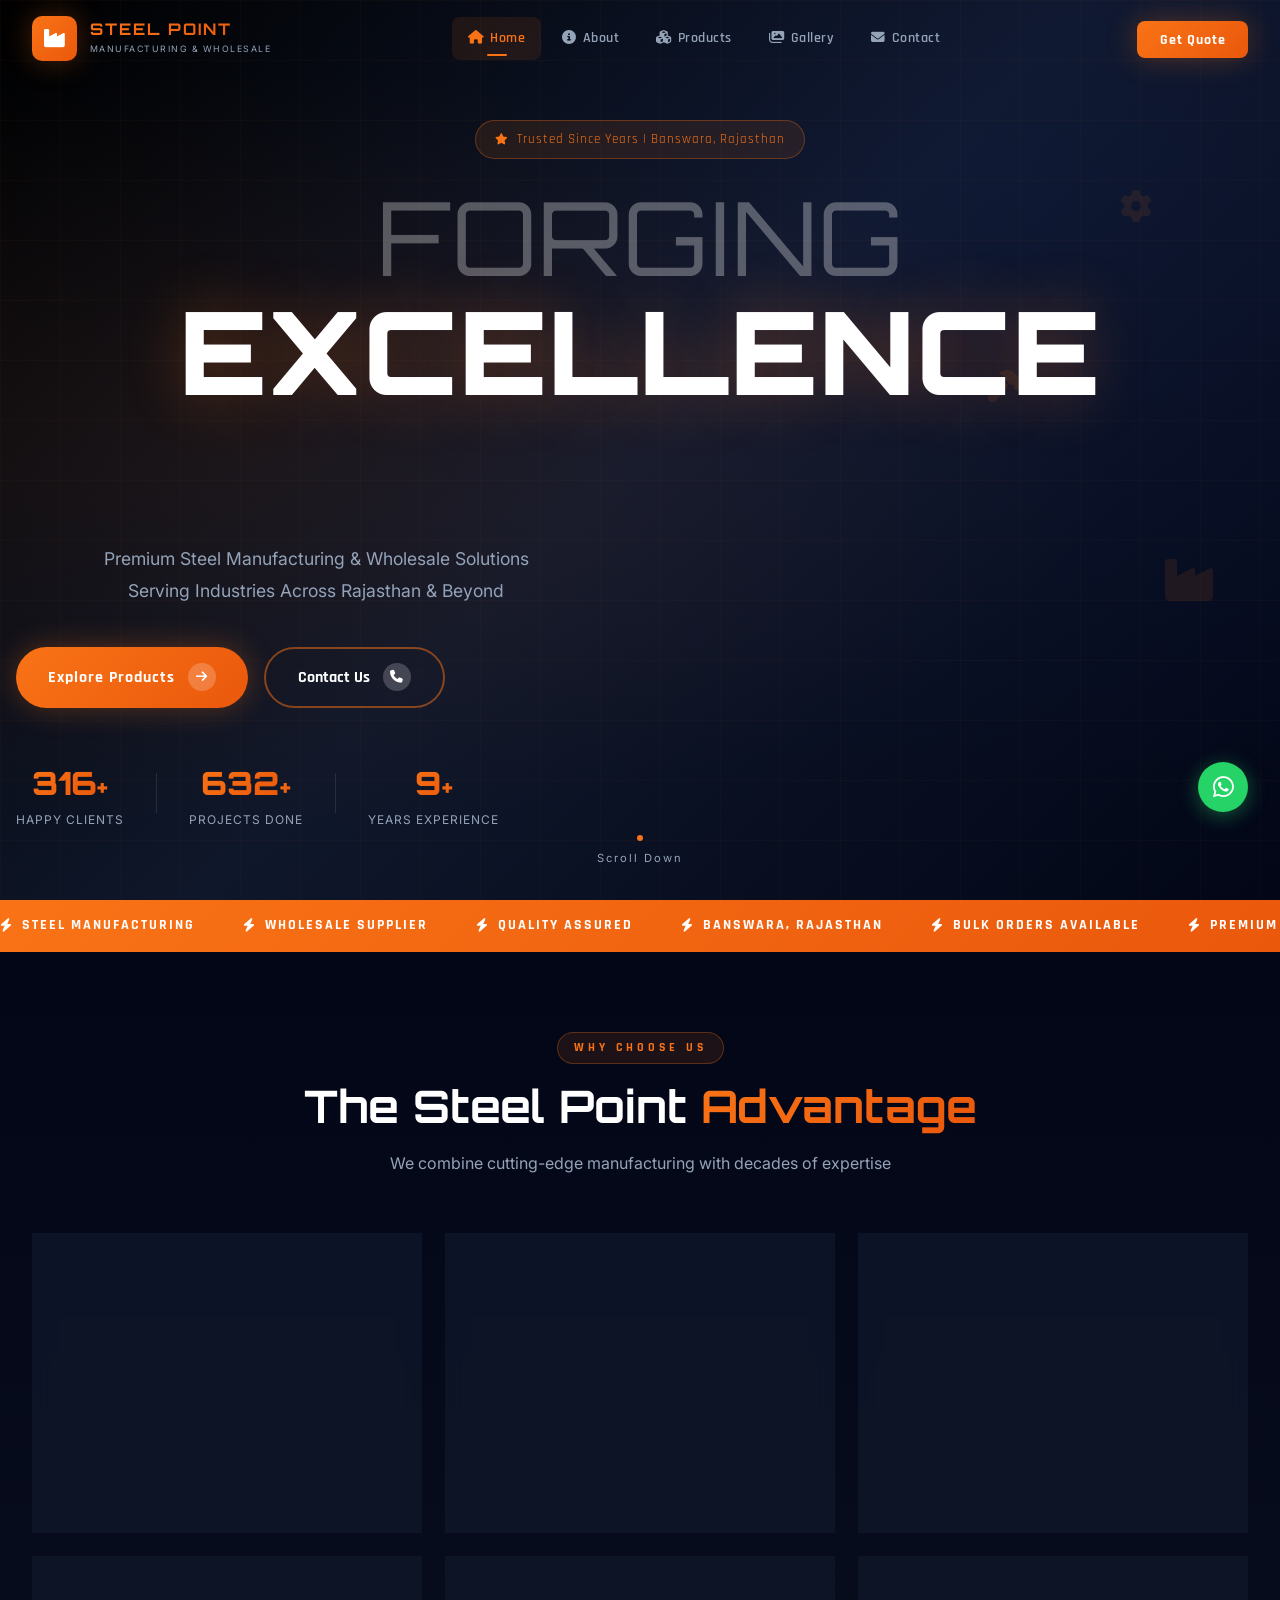
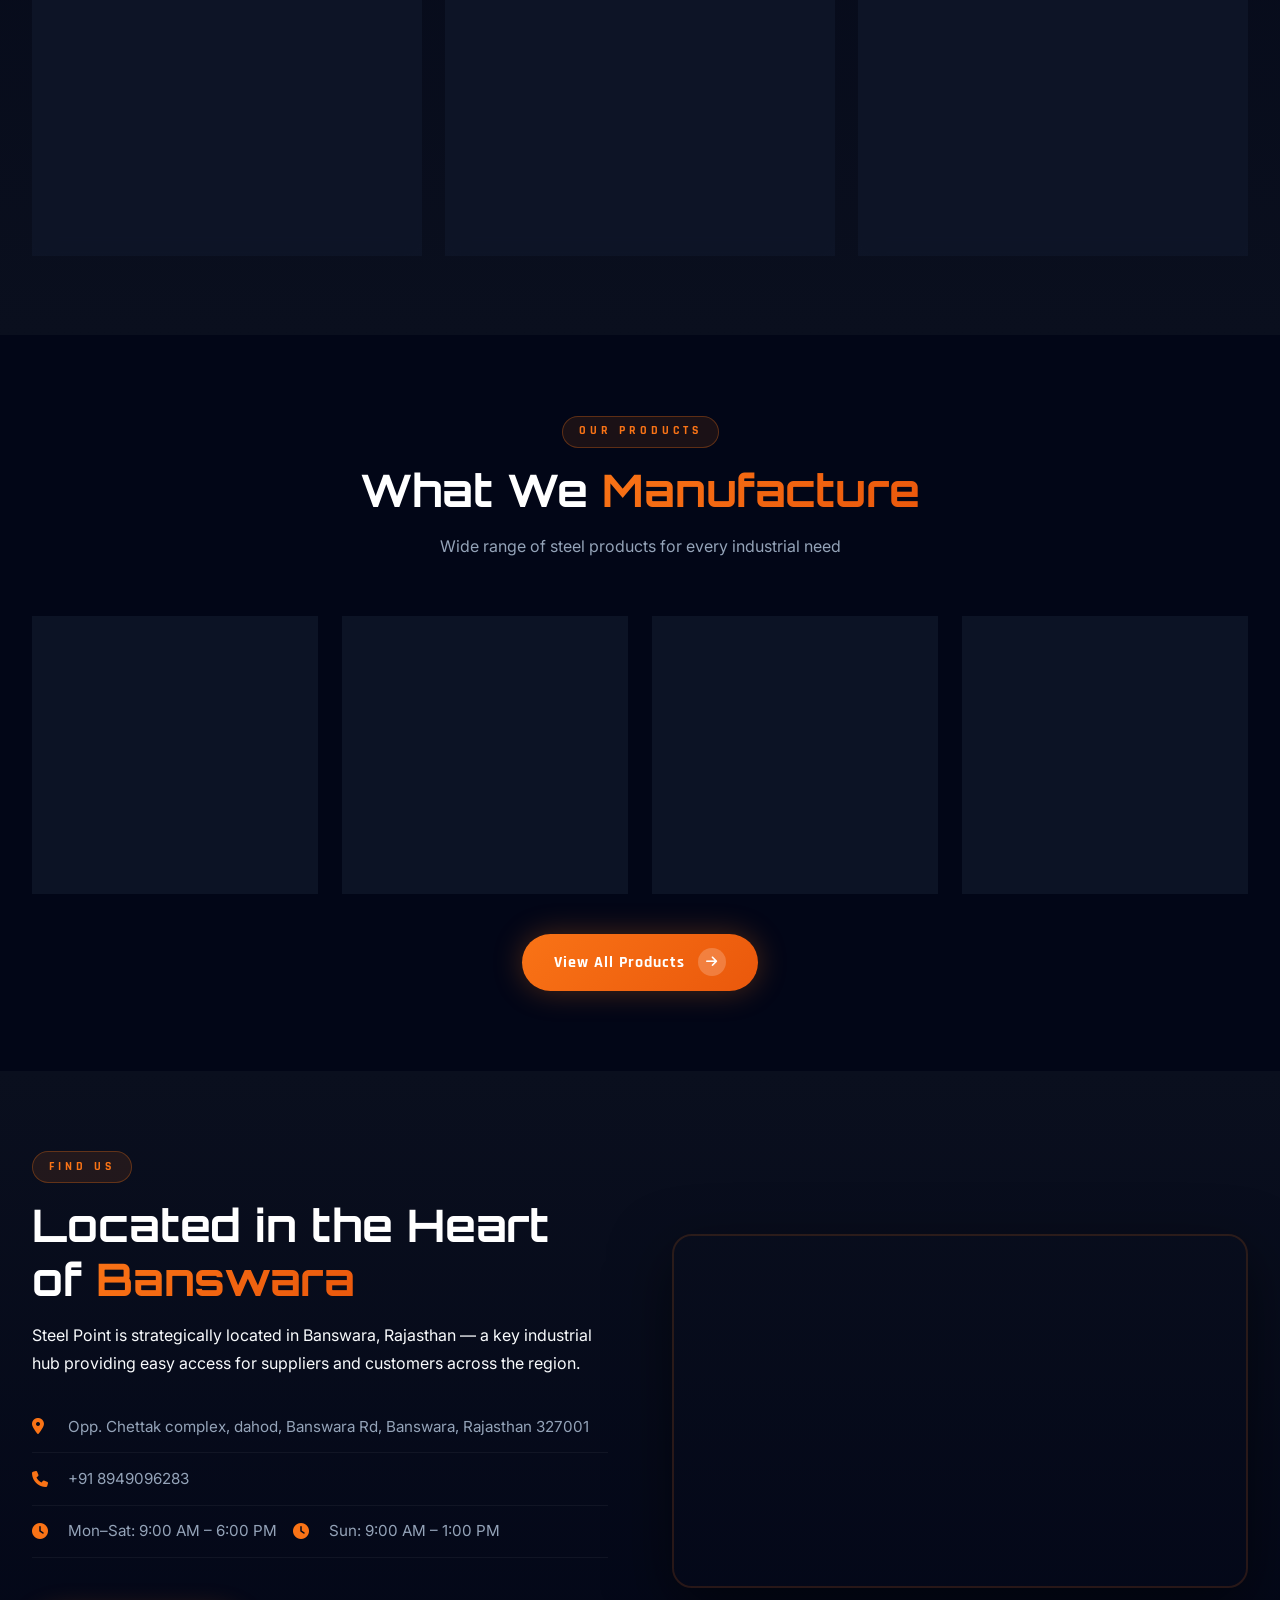
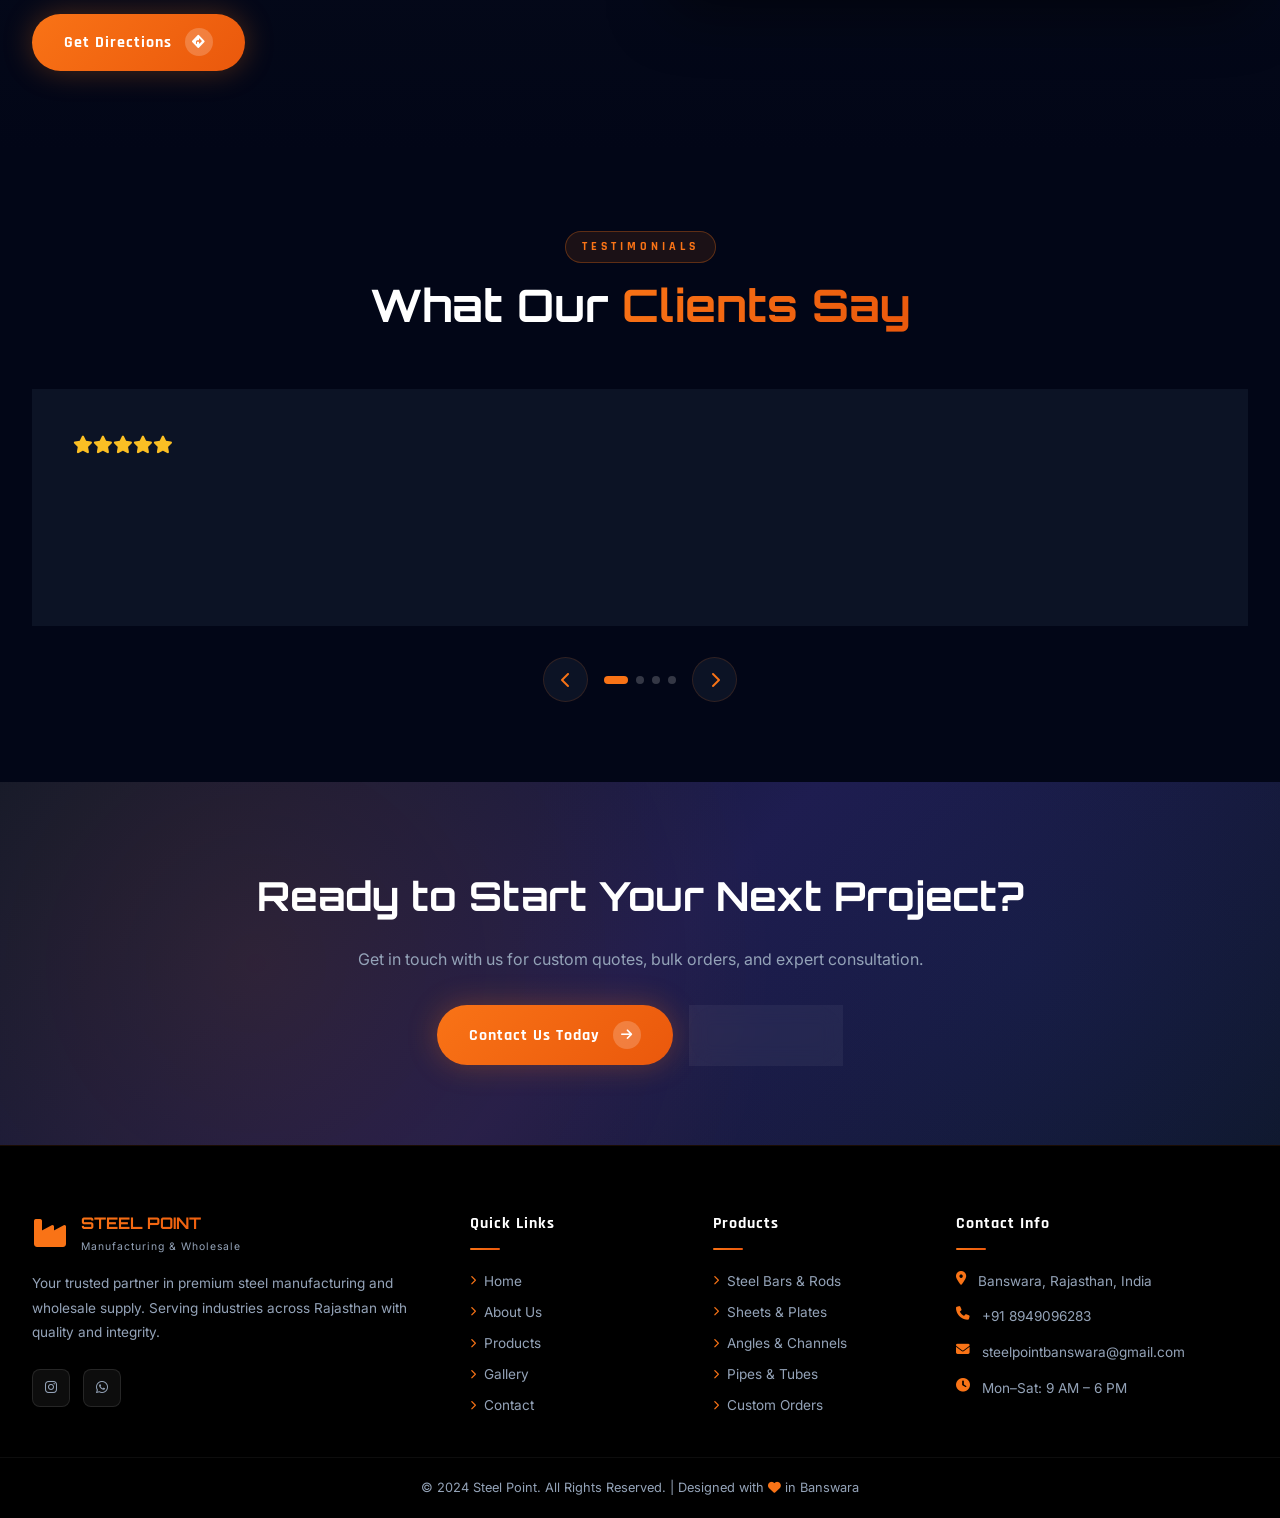
<file: index.html>
<!DOCTYPE html>
<html lang="en">
<head>
    <meta charset="UTF-8">
    <meta name="viewport" content="width=device-width, initial-scale=1.0">
    <title>Steel Point - Manufacturing & Wholesale | Banswara</title>
    <link rel="stylesheet" href="css/style.css">
    <link rel="stylesheet" href="css/animations.css">
    <link rel="preconnect" href="https://fonts.googleapis.com">
    <link href="https://fonts.googleapis.com/css2?family=Orbitron:wght@400;700;900&family=Rajdhani:wght@300;400;500;600;700&family=Inter:wght@300;400;500;600&display=swap" rel="stylesheet">
    <link rel="stylesheet" href="https://cdnjs.cloudflare.com/ajax/libs/font-awesome/6.5.0/css/all.min.css">
</head>
<body>
    <!-- Preloader -->
    <div id="preloader">
        <div class="preloader-content">
            <div class="steel-logo-anim">
                <span class="logo-s">S</span>
                <span class="logo-p">P</span>
            </div>
            <div class="preloader-bar">
                <div class="preloader-fill"></div>
            </div>
            <p class="preloader-text">STEEL POINT</p>
        </div>
    </div>

    <!-- Particle Background -->
    <div id="particles-bg"></div>

    <!-- Navigation -->
    <nav id="navbar">
        <div class="nav-container">
            <div class="nav-logo">
                <div class="logo-icon">
                    <i class="fas fa-industry"></i>
                </div>
                <div class="logo-text">
                    <span class="logo-main">STEEL POINT</span>
                    <span class="logo-sub">Manufacturing & Wholesale</span>
                </div>
            </div>
            <div class="nav-links" id="navLinks">
                <a href="index.html" class="nav-link active">
                    <span class="nav-icon"><i class="fas fa-home"></i></span>
                    <span>Home</span>
                </a>
                <a href="about.html" class="nav-link">
                    <span class="nav-icon"><i class="fas fa-info-circle"></i></span>
                    <span>About</span>
                </a>
                <a href="products.html" class="nav-link">
                    <span class="nav-icon"><i class="fas fa-cubes"></i></span>
                    <span>Products</span>
                </a>
                <a href="gallery.html" class="nav-link">
                    <span class="nav-icon"><i class="fas fa-images"></i></span>
                    <span>Gallery</span>
                </a>
                <a href="contact.html" class="nav-link">
                    <span class="nav-icon"><i class="fas fa-envelope"></i></span>
                    <span>Contact</span>
                </a>
            </div>
            <div class="nav-cta">
                <a href="contact.html" class="btn-nav-cta">Get Quote</a>
            </div>
            <div class="hamburger" id="hamburger">
                <span></span>
                <span></span>
                <span></span>
            </div>
        </div>
    </nav>

    <!-- Hero Section -->
    <section id="hero">
        <div class="hero-bg-overlay"></div>
        <div class="hero-grid"></div>
        <div class="hero-content">
            <div class="hero-badge" data-aos="fade-down">
                <i class="fas fa-star"></i>
                <span>Trusted Since Years | Banswara, Rajasthan</span>
            </div>
            <h1 class="hero-title" data-aos="fade-up">
                <span class="title-line-1">FORGING</span>
                <span class="title-line-2">EXCELLENCE</span>
                <span class="title-line-3">IN <span class="highlight-steel">STEEL</span></span>
            </h1>
            <p class="hero-subtitle" data-aos="fade-up" data-aos-delay="200">
                Premium Steel Manufacturing & Wholesale Solutions<br>
                Serving Industries Across Rajasthan & Beyond
            </p>
            <div class="hero-buttons" data-aos="fade-up" data-aos-delay="400">
                <a href="products.html" class="btn-primary">
                    <span class="btn-text">Explore Products</span>
                    <span class="btn-icon"><i class="fas fa-arrow-right"></i></span>
                    <div class="btn-shine"></div>
                </a>
                <a href="contact.html" class="btn-secondary">
                    <span class="btn-text">Contact Us</span>
                    <span class="btn-icon"><i class="fas fa-phone"></i></span>
                </a>
            </div>
            <div class="hero-stats" data-aos="fade-up" data-aos-delay="600">
                <div class="stat-item">
                    <span class="stat-num" data-count="500">0</span><span class="stat-plus">+</span>
                    <span class="stat-label">Happy Clients</span>
                </div>
                <div class="stat-divider"></div>
                <div class="stat-item">
                    <span class="stat-num" data-count="1000">0</span><span class="stat-plus">+</span>
                    <span class="stat-label">Projects Done</span>
                </div>
                <div class="stat-divider"></div>
                <div class="stat-item">
                    <span class="stat-num" data-count="15">0</span><span class="stat-plus">+</span>
                    <span class="stat-label">Years Experience</span>
                </div>
            </div>
        </div>
        <div class="hero-scroll-indicator">
            <div class="scroll-dot"></div>
            <span>Scroll Down</span>
        </div>
        <div class="hero-floating-elements">
            <div class="float-el el-1"><i class="fas fa-cog fa-spin"></i></div>
            <div class="float-el el-2"><i class="fas fa-industry"></i></div>
            <div class="float-el el-3"><i class="fas fa-hammer"></i></div>
        </div>
    </section>

    <!-- Marquee Section -->
    <div class="marquee-section">
        <div class="marquee-track">
            <span><i class="fas fa-bolt"></i> STEEL MANUFACTURING</span>
            <span><i class="fas fa-bolt"></i> WHOLESALE SUPPLIER</span>
            <span><i class="fas fa-bolt"></i> QUALITY ASSURED</span>
            <span><i class="fas fa-bolt"></i> BANSWARA, RAJASTHAN</span>
            <span><i class="fas fa-bolt"></i> BULK ORDERS AVAILABLE</span>
            <span><i class="fas fa-bolt"></i> PREMIUM GRADE STEEL</span>
            <span><i class="fas fa-bolt"></i> INDUSTRIAL SOLUTIONS</span>
            <span><i class="fas fa-bolt"></i> STEEL MANUFACTURING</span>
            <span><i class="fas fa-bolt"></i> WHOLESALE SUPPLIER</span>
            <span><i class="fas fa-bolt"></i> QUALITY ASSURED</span>
            <span><i class="fas fa-bolt"></i> BANSWARA, RAJASTHAN</span>
            <span><i class="fas fa-bolt"></i> BULK ORDERS AVAILABLE</span>
            <span><i class="fas fa-bolt"></i> PREMIUM GRADE STEEL</span>
            <span><i class="fas fa-bolt"></i> INDUSTRIAL SOLUTIONS</span>
        </div>
    </div>

    <!-- Features Section -->
    <section id="features">
        <div class="section-container">
            <div class="section-header" data-aos="fade-up">
                <span class="section-tag">WHY CHOOSE US</span>
                <h2 class="section-title">The Steel Point <span class="text-gradient">Advantage</span></h2>
                <p class="section-subtitle">We combine cutting-edge manufacturing with decades of expertise</p>
            </div>
            <div class="features-grid">
                <div class="feature-card" data-aos="fade-up" data-aos-delay="100">
                    <div class="feature-icon-wrap">
                        <div class="feature-icon"><i class="fas fa-medal"></i></div>
                        <div class="icon-glow"></div>
                    </div>
                    <h3>Premium Quality</h3>
                    <p>Every product undergoes strict quality control to meet ISI standards and international benchmarks.</p>
                    <div class="card-border-anim"></div>
                </div>
                <div class="feature-card" data-aos="fade-up" data-aos-delay="200">
                    <div class="feature-icon-wrap">
                        <div class="feature-icon"><i class="fas fa-truck"></i></div>
                        <div class="icon-glow"></div>
                    </div>
                    <h3>Fast Delivery</h3>
                    <p>Efficient logistics network ensuring timely delivery across Rajasthan and neighboring states.</p>
                    <div class="card-border-anim"></div>
                </div>
                <div class="feature-card" data-aos="fade-up" data-aos-delay="300">
                    <div class="feature-icon-wrap">
                        <div class="feature-icon"><i class="fas fa-rupee-sign"></i></div>
                        <div class="icon-glow"></div>
                    </div>
                    <h3>Best Pricing</h3>
                    <p>Wholesale rates with flexible pricing options for bulk orders and long-term partnerships.</p>
                    <div class="card-border-anim"></div>
                </div>
                <div class="feature-card" data-aos="fade-up" data-aos-delay="400">
                    <div class="feature-icon-wrap">
                        <div class="feature-icon"><i class="fas fa-headset"></i></div>
                        <div class="icon-glow"></div>
                    </div>
                    <h3>24/7 Support</h3>
                    <p>Dedicated customer support team ready to assist you with orders, queries, and after-sales service.</p>
                    <div class="card-border-anim"></div>
                </div>
                <div class="feature-card" data-aos="fade-up" data-aos-delay="500">
                    <div class="feature-icon-wrap">
                        <div class="feature-icon"><i class="fas fa-leaf"></i></div>
                        <div class="icon-glow"></div>
                    </div>
                    <h3>Eco Friendly</h3>
                    <p>Committed to sustainable manufacturing practices and environmentally responsible production.</p>
                    <div class="card-border-anim"></div>
                </div>
                <div class="feature-card" data-aos="fade-up" data-aos-delay="600">
                    <div class="feature-icon-wrap">
                        <div class="feature-icon"><i class="fas fa-cogs"></i></div>
                        <div class="icon-glow"></div>
                    </div>
                    <h3>Custom Orders</h3>
                    <p>Specialized manufacturing for custom specifications, sizes and grades as per client requirements.</p>
                    <div class="card-border-anim"></div>
                </div>
            </div>
        </div>
    </section>

    <!-- Products Preview -->
    <section id="products-preview">
        <div class="section-container">
            <div class="section-header" data-aos="fade-up">
                <span class="section-tag">OUR PRODUCTS</span>
                <h2 class="section-title">What We <span class="text-gradient">Manufacture</span></h2>
                <p class="section-subtitle">Wide range of steel products for every industrial need</p>
            </div>
            <div class="products-preview-grid">
                <div class="product-preview-card" data-aos="zoom-in" data-aos-delay="100">
                    <div class="product-icon"><i class="fas fa-grip-lines"></i></div>
                    <h3>Steel Bars & Rods</h3>
                    <p>TMT bars, mild steel rods for construction</p>
                    <a href="products.html" class="product-link">View More <i class="fas fa-chevron-right"></i></a>
                </div>
                <div class="product-preview-card" data-aos="zoom-in" data-aos-delay="200">
                    <div class="product-icon"><i class="fas fa-vector-square"></i></div>
                    <h3>Steel Sheets & Plates</h3>
                    <p>HR/CR sheets, chequered plates</p>
                    <a href="products.html" class="product-link">View More <i class="fas fa-chevron-right"></i></a>
                </div>
                <div class="product-preview-card" data-aos="zoom-in" data-aos-delay="300">
                    <div class="product-icon"><i class="fas fa-minus"></i></div>
                    <h3>Angles & Channels</h3>
                    <p>MS angles, channels for structural use</p>
                    <a href="products.html" class="product-link">View More <i class="fas fa-chevron-right"></i></a>
                </div>
                <div class="product-preview-card" data-aos="zoom-in" data-aos-delay="400">
                    <div class="product-icon"><i class="fas fa-circle"></i></div>
                    <h3>Pipes & Tubes</h3>
                    <p>Square, rectangular, round pipes</p>
                    <a href="products.html" class="product-link">View More <i class="fas fa-chevron-right"></i></a>
                </div>
            </div>
            <div class="view-all-wrap" data-aos="fade-up">
                <a href="products.html" class="btn-primary">
                    <span class="btn-text">View All Products</span>
                    <span class="btn-icon"><i class="fas fa-arrow-right"></i></span>
                    <div class="btn-shine"></div>
                </a>
            </div>
        </div>
    </section>

    <!-- Location Section -->
    <section id="location-preview">
        <div class="section-container">
            <div class="location-content">
                <div class="location-text" data-aos="fade-right">
                    <span class="section-tag">FIND US</span>
                    <h2 class="section-title">Located in the Heart of <span class="text-gradient">Banswara</span></h2>
                    <p>Steel Point is strategically located in Banswara, Rajasthan — a key industrial hub providing easy access for suppliers and customers across the region.</p>
                    <div class="location-details">
                        <div class="loc-item">
                            <i class="fas fa-map-marker-alt"></i>
                            <span>Opp. Chettak complex, dahod, Banswara Rd, Banswara, Rajasthan 327001</span>
                        </div>
                        <div class="loc-item">
                            <i class="fas fa-phone"></i>
                            <span>+91 8949096283</span>
                        </div>
                        <div class="loc-item">
                            <i class="fas fa-clock"></i>
                            <span>Mon–Sat: 9:00 AM – 6:00 PM</span>
                            <i class="fas fa-clock"></i>
                            <span>Sun: 9:00 AM – 1:00 PM</span>
                        </div>

                    </div>
                    <a href="https://www.google.com/maps/place/Steel+point,/@23.5422988,74.4347891,17z/data=!3m1!4b1!4m14!1m7!3m6!1s0x3966c5625c5f0d7b:0xd11d4ba3e30ea627!2sSteel+point,!8m2!3d23.5422939!4d74.437364!16s%2Fg%2F11c54_blxh!3m5!1s0x3966c5625c5f0d7b:0xd11d4ba3e30ea627!8m2!3d23.5422939!4d74.437364!16s%2Fg%2F11c54_blxh?authuser=0&entry=ttu&g_ep=EgoyMDI2MDQxNC4wIKXMDSoASAFQAw%3D%3D" class="btn-primary" style="margin-top:2rem;">
                        <span class="btn-text">Get Directions</span>
                        <span class="btn-icon"><i class="fas fa-directions"></i></span>
                        <div class="btn-shine"></div>
                    </a>
                </div>
                <div class="location-map" data-aos="fade-left">
                    <div class="map-container">
                        <iframe
                            src="https://www.google.com/maps?q=Steel+point,+Banswara,+Rajasthan&output=embed"
                            width="100%" height="350" style="border:0;" allowfullscreen="" loading="lazy"
                            referrerpolicy="no-referrer-when-downgrade">
                        </iframe>
                    </div>
                </div>
            </div>
        </div>
    </section>

    <!-- Testimonials -->
    <section id="testimonials">
        <div class="section-container">
            <div class="section-header" data-aos="fade-up">
                <span class="section-tag">TESTIMONIALS</span>
                <h2 class="section-title">What Our <span class="text-gradient">Clients Say</span></h2>
            </div>
            <div class="testimonials-slider" data-aos="fade-up">
                <div class="testimonial-track" id="testTrack">
                    <div class="testimonial-card">
                        <div class="stars"><i class="fas fa-star"></i><i class="fas fa-star"></i><i class="fas fa-star"></i><i class="fas fa-star"></i><i class="fas fa-star"></i></div>
                        <p>"Steel Point has been our go-to supplier for over 5 years. Exceptional quality and always on-time delivery. Highly recommended!"</p>
                        <div class="client-info">
                            <div class="client-avatar">RK</div>
                            <div>
                                <strong>Rajesh Kumar</strong>
                                <span>Construction Contractor, Udaipur</span>
                            </div>
                        </div>
                    </div>
                    <div class="testimonial-card">
                        <div class="stars"><i class="fas fa-star"></i><i class="fas fa-star"></i><i class="fas fa-star"></i><i class="fas fa-star"></i><i class="fas fa-star"></i></div>
                        <p>"Best wholesale steel supplier in the region. Their bulk pricing is unbeatable and the product quality is consistently excellent."</p>
                        <div class="client-info">
                            <div class="client-avatar">MS</div>
                            <div>
                                <strong>Mahesh Sharma</strong>
                                <span>Factory Owner, Dungarpur</span>
                            </div>
                        </div>
                    </div>
                    <div class="testimonial-card">
                        <div class="stars"><i class="fas fa-star"></i><i class="fas fa-star"></i><i class="fas fa-star"></i><i class="fas fa-star"></i><i class="fas fa-star-half-alt"></i></div>
                        <p>"Professional team, transparent pricing, and top-grade materials. Steel Point has helped us complete projects faster and within budget."</p>
                        <div class="client-info">
                            <div class="client-avatar">PV</div>
                            <div>
                                <strong>Priya Verma</strong>
                                <span>Civil Engineer, Banswara</span>
                            </div>
                        </div>
                    </div>
                    <div class="testimonial-card">
                        <div class="stars"><i class="fas fa-star"></i><i class="fas fa-star"></i><i class="fas fa-star"></i><i class="fas fa-star"></i><i class="fas fa-star"></i></div>
                        <p>"We've been sourcing all our steel requirements from Steel Point. Their customer service and product range is truly outstanding."</p>
                        <div class="client-info">
                            <div class="client-avatar">AT</div>
                            <div>
                                <strong>Amit Tiwari</strong>
                                <span>Builder, Ratlam</span>
                            </div>
                        </div>
                    </div>
                </div>
                <div class="slider-controls">
                    <button class="slider-btn prev-btn" id="prevTest"><i class="fas fa-chevron-left"></i></button>
                    <div class="slider-dots" id="testDots"></div>
                    <button class="slider-btn next-btn" id="nextTest"><i class="fas fa-chevron-right"></i></button>
                </div>
            </div>
        </div>
    </section>

    <!-- CTA Section -->
    <section id="cta-section">
        <div class="cta-bg-pattern"></div>
        <div class="section-container">
            <div class="cta-content" data-aos="zoom-in">
                <h2>Ready to Start Your Next Project?</h2>
                <p>Get in touch with us for custom quotes, bulk orders, and expert consultation.</p>
                <div class="cta-buttons">
                    <a href="contact.html" class="btn-primary">
                        <span class="btn-text">Contact Us Today</span>
                        <span class="btn-icon"><i class="fas fa-arrow-right"></i></span>
                        <div class="btn-shine"></div>
                    </a>
                    <a href="tel:+918949096283" class="btn-ghost">
                        <i class="fas fa-phone-alt"></i>
                        <span>Call Now</span>
                    </a>
                </div>
            </div>
        </div>
    </section>

    <!-- Footer -->
    <footer id="footer">
        <div class="footer-top">
            <div class="footer-container">
                <div class="footer-brand">
                    <div class="footer-logo">
                        <i class="fas fa-industry"></i>
                        <div>
                            <span class="footer-logo-name">STEEL POINT</span>
                            <span class="footer-logo-sub">Manufacturing & Wholesale</span>
                        </div>
                    </div>
                    <p class="footer-desc">Your trusted partner in premium steel manufacturing and wholesale supply. Serving industries across Rajasthan with quality and integrity.</p>
                    <div class="footer-socials">
                        <!-- <a href="#" class="social-btn"><i class="fab fa-facebook-f"></i></a> -->
                        <a href="https://www.instagram.com/steel_point.banswara?igsh=MWlycHJwcHlqMzdpeQ==" class="social-btn"><i class="fab fa-instagram"></i></a>
                        <a href="https://wa.me/919828180990" class="social-btn"><i class="fab fa-whatsapp"></i></a>
                        <!-- <a href="#" class="social-btn"><i class="fab fa-youtube"></i></a> -->
                    </div>
                </div>
                <div class="footer-links-col">
                    <h4>Quick Links</h4>
                    <ul>
                        <li><a href="index.html"><i class="fas fa-chevron-right"></i> Home</a></li>
                        <li><a href="about.html"><i class="fas fa-chevron-right"></i> About Us</a></li>
                        <li><a href="products.html"><i class="fas fa-chevron-right"></i> Products</a></li>
                        <li><a href="gallery.html"><i class="fas fa-chevron-right"></i> Gallery</a></li>
                        <li><a href="contact.html"><i class="fas fa-chevron-right"></i> Contact</a></li>
                    </ul>
                </div>
                <div class="footer-links-col">
                    <h4>Products</h4>
                    <ul>
                        <li><a href="products.html"><i class="fas fa-chevron-right"></i> Steel Bars & Rods</a></li>
                        <li><a href="products.html"><i class="fas fa-chevron-right"></i> Sheets & Plates</a></li>
                        <li><a href="products.html"><i class="fas fa-chevron-right"></i> Angles & Channels</a></li>
                        <li><a href="products.html"><i class="fas fa-chevron-right"></i> Pipes & Tubes</a></li>
                        <li><a href="products.html"><i class="fas fa-chevron-right"></i> Custom Orders</a></li>
                    </ul>
                </div>
                <div class="footer-contact-col">
                    <h4>Contact Info</h4>
                    <div class="footer-contact-item">
                        <i class="fas fa-map-marker-alt"></i>
                        <span>Banswara, Rajasthan, India</span>
                    </div>
                    <div class="footer-contact-item">
                        <i class="fas fa-phone"></i>
                        <span>+91 8949096283</span>
                    </div>
                    <div class="footer-contact-item">
                        <i class="fas fa-envelope"></i>
                        <span>steelpointbanswara@gmail.com</span>
                    </div>
                    <div class="footer-contact-item">
                        <i class="fas fa-clock"></i>
                        <span>Mon–Sat: 9 AM – 6 PM</span>
                    </div>
                </div>
            </div>
        </div>
        <div class="footer-bottom">
            <p>© 2024 Steel Point. All Rights Reserved. | Designed with <i class="fas fa-heart" style="color:#f97316"></i> in Banswara</p>
        </div>
    </footer>

    <!-- Back to Top -->
    <button id="backToTop" class="back-to-top">
        <i class="fas fa-chevron-up"></i>
    </button>

    <!-- WhatsApp Float -->
    <a href="https://wa.me/919828180990" class="whatsapp-float" target="_blank">
        <i class="fab fa-whatsapp"></i>
        <span class="whatsapp-tooltip">Chat on WhatsApp</span>
    </a>

    <script src="js/main.js"></script>
    <script src="js/animations.js"></script>
</body>
</html>
</file>
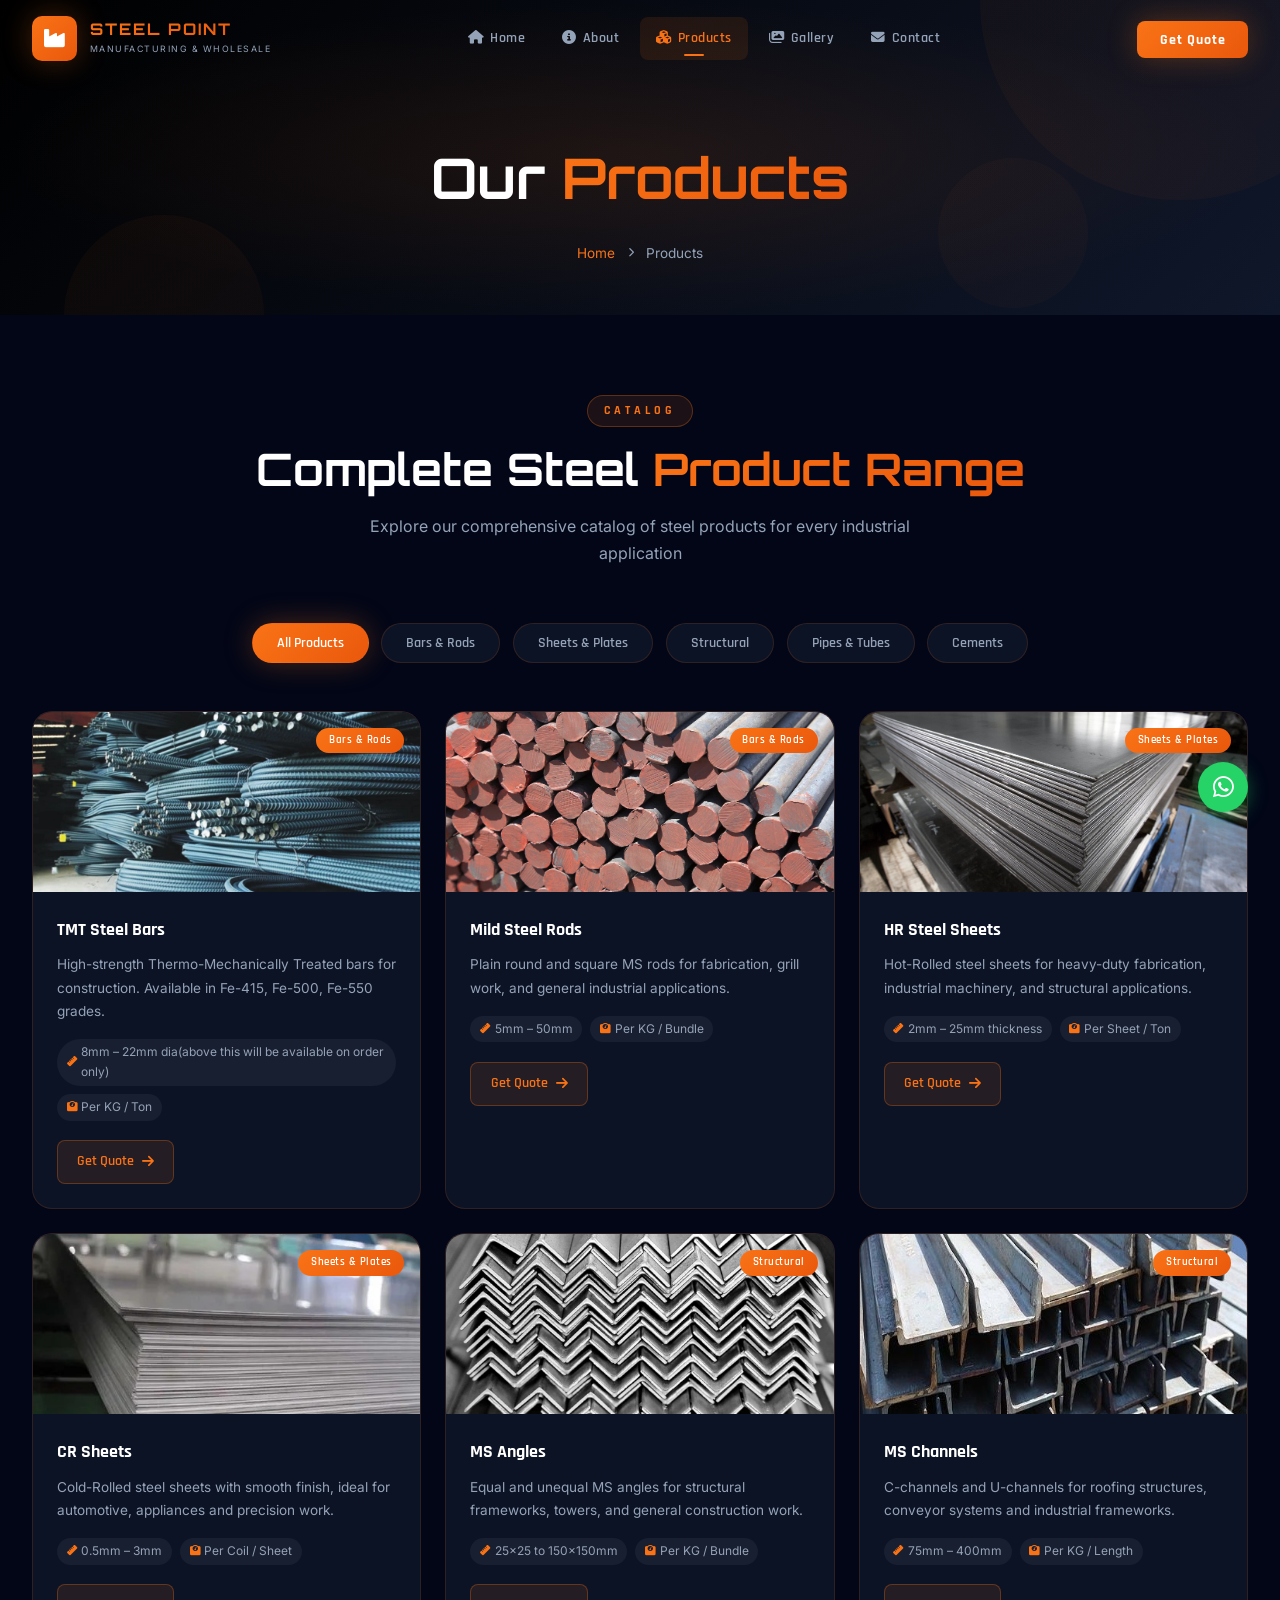
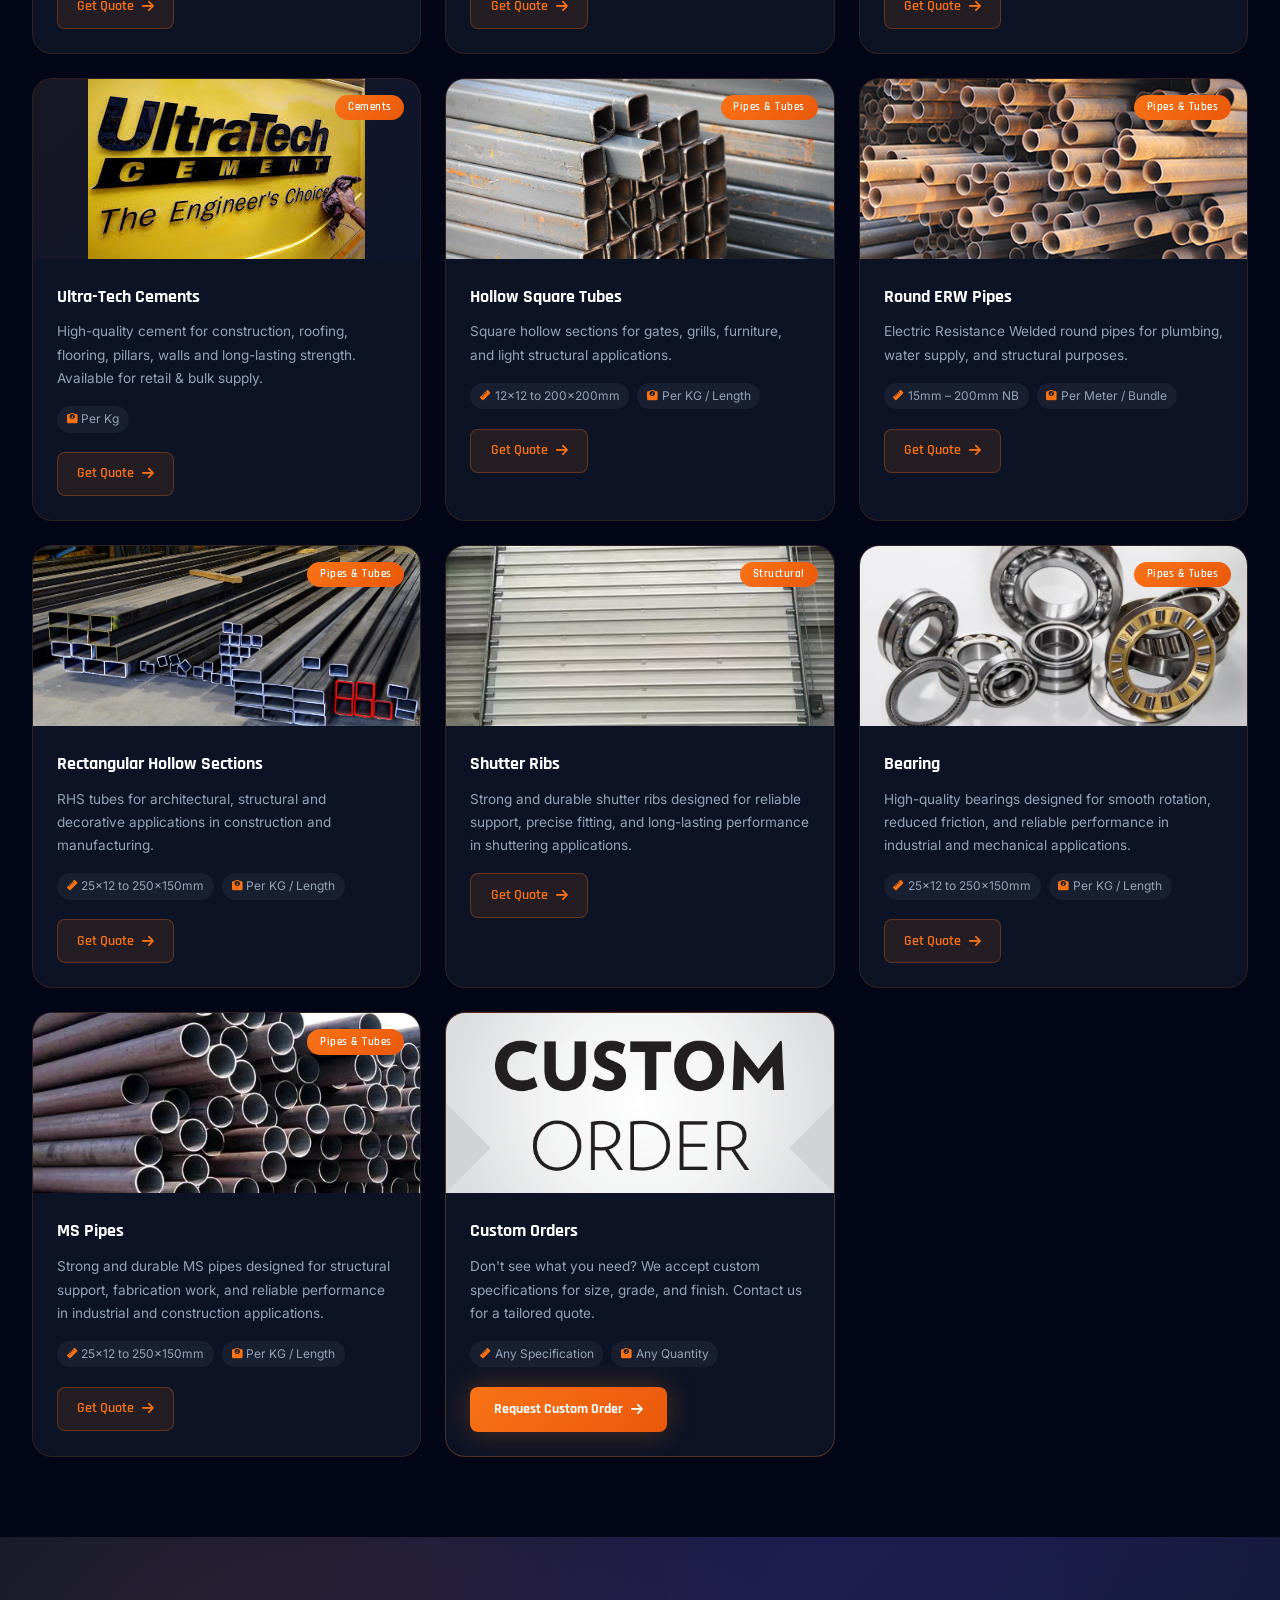
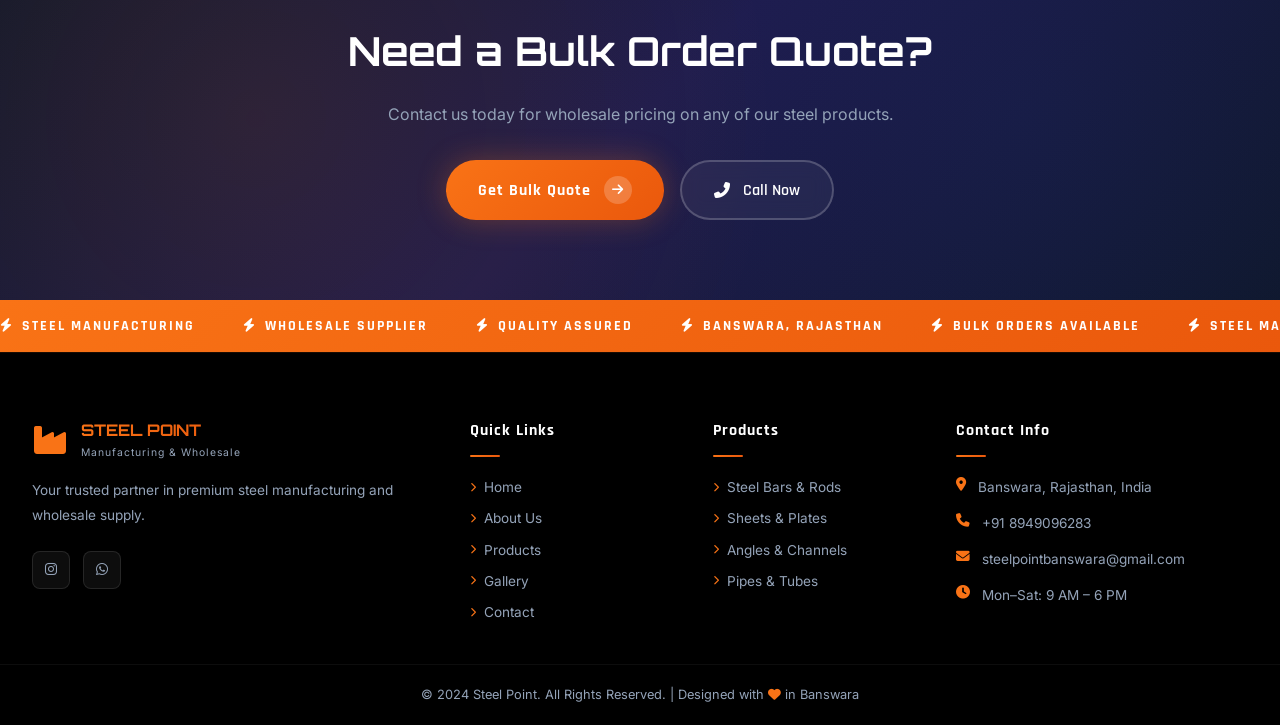
<file: products.html>
<!DOCTYPE html>
<html lang="en">
<head>
    <meta charset="UTF-8">
    <meta name="viewport" content="width=device-width, initial-scale=1.0">
    <title>Products - Steel Point | Banswara</title>
    <link rel="stylesheet" href="css/style.css">
    <link rel="stylesheet" href="css/animations.css">
    <link href="https://fonts.googleapis.com/css2?family=Orbitron:wght@400;700;900&family=Rajdhani:wght@300;400;500;600;700&family=Inter:wght@300;400;500;600&display=swap" rel="stylesheet">
    <link rel="stylesheet" href="https://cdnjs.cloudflare.com/ajax/libs/font-awesome/6.5.0/css/all.min.css">
</head>
<body>
    <div id="preloader">
        <div class="preloader-content">
            <div class="steel-logo-anim"><span class="logo-s">S</span><span class="logo-p">P</span></div>
            <div class="preloader-bar"><div class="preloader-fill"></div></div>
            <p class="preloader-text">STEEL POINT</p>
        </div>
    </div>

    <div id="particles-bg"></div>

    <nav id="navbar">
        <div class="nav-container">
            <div class="nav-logo">
                <div class="logo-icon"><i class="fas fa-industry"></i></div>
                <div class="logo-text">
                    <span class="logo-main">STEEL POINT</span>
                    <span class="logo-sub">Manufacturing & Wholesale</span>
                </div>
            </div>
            <div class="nav-links" id="navLinks">
                <a href="index.html" class="nav-link"><span class="nav-icon"><i class="fas fa-home"></i></span><span>Home</span></a>
                <a href="about.html" class="nav-link"><span class="nav-icon"><i class="fas fa-info-circle"></i></span><span>About</span></a>
                <a href="products.html" class="nav-link active"><span class="nav-icon"><i class="fas fa-cubes"></i></span><span>Products</span></a>
                <a href="gallery.html" class="nav-link"><span class="nav-icon"><i class="fas fa-images"></i></span><span>Gallery</span></a>
                <a href="contact.html" class="nav-link"><span class="nav-icon"><i class="fas fa-envelope"></i></span><span>Contact</span></a>
            </div>
            <div class="nav-cta"><a href="contact.html" class="btn-nav-cta">Get Quote</a></div>
            <div class="hamburger" id="hamburger"><span></span><span></span><span></span></div>
        </div>
    </nav>

    <div class="page-banner">
        <div class="banner-overlay"></div>
        <div class="banner-content" data-aos="fade-up">
            <h1>Our <span class="text-gradient">Products</span></h1>
            <div class="breadcrumb">
                <a href="index.html">Home</a>
                <i class="fas fa-chevron-right"></i>
                <span>Products</span>
            </div>
        </div>
        <div class="banner-shapes">
            <div class="shape s1"></div>
            <div class="shape s2"></div>
            <div class="shape s3"></div>
        </div>
    </div>

    <!-- Product Filter -->
    <section class="products-section">
        <div class="section-container">
            <div class="section-header" data-aos="fade-up">
                <span class="section-tag">CATALOG</span>
                <h2 class="section-title">Complete Steel <span class="text-gradient">Product Range</span></h2>
                <p class="section-subtitle">Explore our comprehensive catalog of steel products for every industrial application</p>
            </div>

            <!-- Filter Buttons -->
            <div class="filter-buttons" data-aos="fade-up">
                <button class="filter-btn active" data-filter="all">All Products</button>
                <button class="filter-btn" data-filter="bars">Bars & Rods</button>
                <button class="filter-btn" data-filter="sheets">Sheets & Plates</button>
                <button class="filter-btn" data-filter="structural">Structural</button>
                <button class="filter-btn" data-filter="pipes">Pipes & Tubes</button>
                <button class="filter-btn" data-filter="cements">Cements</button>
            </div>

            <!-- Products Grid -->
            <div class="products-main-grid" id="productsGrid">

                <div class="product-main-card" data-category="bars" data-aos="fade-up" data-aos-delay="100">
                    <div class="product-card-img">
                        <div class="product-img-placeholder"><img src="css/quality-tmt-bar-2.webp" loading="lazy" alt=""></div>
                        <div class="product-category-tag">Bars & Rods</div>
                    </div>
                    <div class="product-card-content">
                        <h3>TMT Steel Bars</h3>
                        <p>High-strength Thermo-Mechanically Treated bars for construction. Available in Fe-415, Fe-500, Fe-550 grades.</p>
                        <div class="product-specs">
                            <span><i class="fas fa-ruler"></i> 8mm – 22mm dia(above this will be available on order only)</span>
                            <span><i class="fas fa-weight"></i> Per KG / Ton</span>
                        </div>
                        <a href="contact.html" class="btn-product">Get Quote <i class="fas fa-arrow-right"></i></a>
                    </div>
                </div>

                <div class="product-main-card" data-category="bars" data-aos="fade-up" data-aos-delay="150">
                    <div class="product-card-img">
                        <div class="product-img-placeholder"><img src="css/mild steel rod.jpg" loading="lazy" alt=""></div>
                        <div class="product-category-tag">Bars & Rods</div>
                    </div>
                    <div class="product-card-content">
                        <h3>Mild Steel Rods</h3>
                        <p>Plain round and square MS rods for fabrication, grill work, and general industrial applications.</p>
                        <div class="product-specs">
                            <span><i class="fas fa-ruler"></i> 5mm – 50mm</span>
                            <span><i class="fas fa-weight"></i> Per KG / Bundle</span>
                        </div>
                        <a href="contact.html" class="btn-product">Get Quote <i class="fas fa-arrow-right"></i></a>
                    </div>
                </div>

                <div class="product-main-card" data-category="sheets" data-aos="fade-up" data-aos-delay="200">
                    <div class="product-card-img">
                        <div class="product-img-placeholder"><img src="css/hr steel shee.jpeg" loading="lazy" alt=""></div>
                        <div class="product-category-tag">Sheets & Plates</div>
                    </div>
                    <div class="product-card-content">
                        <h3>HR Steel Sheets</h3>
                        <p>Hot-Rolled steel sheets for heavy-duty fabrication, industrial machinery, and structural applications.</p>
                        <div class="product-specs">
                            <span><i class="fas fa-ruler"></i> 2mm – 25mm thickness</span>
                            <span><i class="fas fa-weight"></i> Per Sheet / Ton</span>
                        </div>
                        <a href="contact.html" class="btn-product">Get Quote <i class="fas fa-arrow-right"></i></a>
                    </div>
                </div>

                <div class="product-main-card" data-category="sheets" data-aos="fade-up" data-aos-delay="250">
                    <div class="product-card-img">
                        <div class="product-img-placeholder"><img src="css/cr sheet.webp" loading="lazy" alt=""></div>
                        <div class="product-category-tag">Sheets & Plates</div>
                    </div>
                    <div class="product-card-content">
                        <h3>CR Sheets</h3>
                        <p>Cold-Rolled steel sheets with smooth finish, ideal for automotive, appliances and precision work.</p>
                        <div class="product-specs">
                            <span><i class="fas fa-ruler"></i> 0.5mm – 3mm</span>
                            <span><i class="fas fa-weight"></i> Per Coil / Sheet</span>
                        </div>
                        <a href="contact.html" class="btn-product">Get Quote <i class="fas fa-arrow-right"></i></a>
                    </div>
                </div>

                <!-- <div class="product-main-card" data-category="sheets" data-aos="fade-up" data-aos-delay="300">
                    <div class="product-card-img">
                        <div class="product-img-placeholder"><i class="fas fa-grip-vertical"></i></div>
                        <div class="product-category-tag">Sheets & Plates</div>
                    </div>
                    <div class="product-card-content">
                        <h3>Chequered Plates</h3>
                        <p>Anti-skid chequered steel plates for flooring, stairways, industrial platforms and truck bodies.</p>
                        <div class="product-specs">
                            <span><i class="fas fa-ruler"></i> 3mm – 12mm</span>
                            <span><i class="fas fa-weight"></i> Per Plate / Ton</span>
                        </div>
                        <a href="contact.html" class="btn-product">Get Quote <i class="fas fa-arrow-right"></i></a>
                    </div>
                </div> -->

                <div class="product-main-card" data-category="structural" data-aos="fade-up" data-aos-delay="350">
                    <div class="product-card-img">
                        <div class="product-img-placeholder"><img src="css/ms-angle.webp" loading="lazy" alt=""></div>
                        <div class="product-category-tag">Structural</div>
                    </div>
                    <div class="product-card-content">
                        <h3>MS Angles</h3>
                        <p>Equal and unequal MS angles for structural frameworks, towers, and general construction work.</p>
                        <div class="product-specs">
                            <span><i class="fas fa-ruler"></i> 25×25 to 150×150mm</span>
                            <span><i class="fas fa-weight"></i> Per KG / Bundle</span>
                        </div>
                        <a href="contact.html" class="btn-product">Get Quote <i class="fas fa-arrow-right"></i></a>
                    </div>
                </div>

                <div class="product-main-card" data-category="structural" data-aos="fade-up" data-aos-delay="400">
                    <div class="product-card-img">
                        <div class="product-img-placeholder"><img src="css/ms channels.jpg" loading="lazy" alt=""></div>
                        <div class="product-category-tag">Structural</div>
                    </div>
                    <div class="product-card-content">
                        <h3>MS Channels</h3>
                        <p>C-channels and U-channels for roofing structures, conveyor systems and industrial frameworks.</p>
                        <div class="product-specs">
                            <span><i class="fas fa-ruler"></i> 75mm – 400mm</span>
                            <span><i class="fas fa-weight"></i> Per KG / Length</span>
                        </div>
                        <a href="contact.html" class="btn-product">Get Quote <i class="fas fa-arrow-right"></i></a>
                    </div>
                </div>

                <div class="product-main-card" data-category="cements" data-aos="fade-up" data-aos-delay="450">
                    <div class="product-card-img">
                        <div class="product-img-placeholder"><img src="css/ultratech.jpg" loading="lazy" alt=""></i></div>
                        <div class="product-category-tag">Cements</div>
                    </div>
                    <div class="product-card-content">
                        <h3>Ultra-Tech Cements</h3>
                        <p>High-quality cement for construction, roofing, flooring, pillars, walls and long-lasting strength. Available for retail & bulk supply.</p>
                        <div class="product-specs">
                            <!-- <span><i class="fas fa-ruler"></i> 100mm – 600mm</span> -->
                            <span><i class="fas fa-weight"></i> Per Kg</span>
                        </div>
                        <a href="contact.html" class="btn-product">Get Quote <i class="fas fa-arrow-right"></i></a>
                    </div>
                </div>

                <div class="product-main-card" data-category="pipes" data-aos="fade-up" data-aos-delay="500">
                    <div class="product-card-img">
                        <div class="product-img-placeholder"><img src="css/hollow square tubes.jpg" loading="lazy" alt=""></i></div>
                        <div class="product-category-tag">Pipes & Tubes</div>
                    </div>
                    <div class="product-card-content">
                        <h3>Hollow Square Tubes</h3>
                        <p>Square hollow sections for gates, grills, furniture, and light structural applications.</p>
                        <div class="product-specs">
                            <span><i class="fas fa-ruler"></i> 12×12 to 200×200mm</span>
                            <span><i class="fas fa-weight"></i> Per KG / Length</span>
                        </div>
                        <a href="contact.html" class="btn-product">Get Quote <i class="fas fa-arrow-right"></i></a>
                    </div>
                </div>

                <div class="product-main-card" data-category="pipes" data-aos="fade-up" data-aos-delay="550">
                    <div class="product-card-img">
                        <div class="product-img-placeholder"><img src="css/round erw.jpg" loading="lazy" alt=""></i></div>
                        <div class="product-category-tag">Pipes & Tubes</div>
                    </div>
                    <div class="product-card-content">
                        <h3>Round ERW Pipes</h3>
                        <p>Electric Resistance Welded round pipes for plumbing, water supply, and structural purposes.</p>
                        <div class="product-specs">
                            <span><i class="fas fa-ruler"></i> 15mm – 200mm NB</span>
                            <span><i class="fas fa-weight"></i> Per Meter / Bundle</span>
                        </div>
                        <a href="contact.html" class="btn-product">Get Quote <i class="fas fa-arrow-right"></i></a>
                    </div>
                </div>

                <div class="product-main-card" data-category="pipes" data-aos="fade-up" data-aos-delay="600">
                    <div class="product-card-img">
                        <div class="product-img-placeholder"><img src="css/rectangular hollow section.jpg" loading="lazy" alt=""></div>
                        <div class="product-category-tag">Pipes & Tubes</div>
                    </div>
                    <div class="product-card-content">
                        <h3>Rectangular Hollow Sections</h3>
                        <p>RHS tubes for architectural, structural and decorative applications in construction and manufacturing.</p>
                        <div class="product-specs">
                            <span><i class="fas fa-ruler"></i> 25×12 to 250×150mm</span>
                            <span><i class="fas fa-weight"></i> Per KG / Length</span>
                        </div>
                        <a href="contact.html" class="btn-product">Get Quote <i class="fas fa-arrow-right"></i></a>
                    </div>
                </div>

                <div class="product-main-card" data-category="structural" data-aos="fade-up" data-aos-delay="500">
                    <div class="product-card-img">
                        <div class="product-img-placeholder"><img src="css/shutter ribs.webp" loading="lazy" alt=""></div>
                        <div class="product-category-tag">Structural</div>
                    </div>
                    <div class="product-card-content">
                        <h3>Shutter Ribs</h3>
                        <p>Strong and durable shutter ribs designed for reliable support, precise fitting, and long-lasting performance in shuttering applications.</p>
                        <!-- <div class="product-specs">
                            <span><i class="fas fa-ruler"></i> 12×12 to 200×200mm</span>
                            <span><i class="fas fa-weight"></i> Per KG / Length</span>
                        </div> -->
                        <a href="contact.html" class="btn-product">Get Quote <i class="fas fa-arrow-right"></i></a>
                    </div>
                </div>

                <div class="product-main-card" data-category="pipes" data-aos="fade-up" data-aos-delay="600">
                    <div class="product-card-img">
                        <div class="product-img-placeholder"><img src="css/bearin.webp" loading="lazy" alt=""></div>
                        <div class="product-category-tag">Pipes & Tubes</div>
                    </div>
                    <div class="product-card-content">
                        <h3>Bearing</h3>
                        <p>High-quality bearings designed for smooth rotation, reduced friction, and reliable performance in industrial and mechanical applications.</p>
                        <div class="product-specs">
                            <span><i class="fas fa-ruler"></i> 25×12 to 250×150mm</span>
                            <span><i class="fas fa-weight"></i> Per KG / Length</span>
                        </div>
                        <a href="contact.html" class="btn-product">Get Quote <i class="fas fa-arrow-right"></i></a>
                    </div>
                </div>

                <div class="product-main-card" data-category="pipes" data-aos="fade-up" data-aos-delay="600">
                    <div class="product-card-img">
                        <div class="product-img-placeholder"><img src="css/ms-pipe.webp" loading="lazy" alt=""></div>
                        <div class="product-category-tag">Pipes & Tubes</div>
                    </div>
                    <div class="product-card-content">
                        <h3>MS Pipes</h3>
                        <p>Strong and durable MS pipes designed for structural support, fabrication work, and reliable performance in industrial and construction applications.</p>
                        <div class="product-specs">
                            <span><i class="fas fa-ruler"></i> 25×12 to 250×150mm</span>
                            <span><i class="fas fa-weight"></i> Per KG / Length</span>
                        </div>
                        <a href="contact.html" class="btn-product">Get Quote <i class="fas fa-arrow-right"></i></a>
                    </div>
                </div>

                <div class="product-main-card custom-order-card" data-category="all" data-aos="fade-up" data-aos-delay="650">
                    <div class="product-card-img">
                        <div class="product-img-placeholder custom-icon"><img src="css/custom-order.jpg" loading="lazy" alt=""></div>
                    </div>
                    <div class="product-card-content">
                        <h3>Custom Orders</h3>
                        <p>Don't see what you need? We accept custom specifications for size, grade, and finish. Contact us for a tailored quote.</p>
                        <div class="product-specs">
                            <span><i class="fas fa-ruler"></i> Any Specification</span>
                            <span><i class="fas fa-weight"></i> Any Quantity</span>
                        </div>
                        <a href="contact.html" class="btn-product-special">Request Custom Order <i class="fas fa-arrow-right"></i></a>
                    </div>
                </div>

            </div>
        </div>
    </section>

    <!-- CTA -->
    <section id="cta-section">
        <div class="cta-bg-pattern"></div>
        <div class="section-container">
            <div class="cta-content" data-aos="zoom-in">
                <h2>Need a Bulk Order Quote?</h2>
                <p>Contact us today for wholesale pricing on any of our steel products.</p>
                <div class="cta-buttons">
                    <a href="contact.html" class="btn-primary">
                        <span class="btn-text">Get Bulk Quote</span>
                        <span class="btn-icon"><i class="fas fa-arrow-right"></i></span>
                        <div class="btn-shine"></div>
                    </a>
                    <a href="tel:+918949096283" class="btn-ghost">
                        <i class="fas fa-phone-alt"></i>
                        <span>Call Now</span>
                    </a>
                </div>
            </div>
        </div>
    </section>

    <div class="marquee-section">
        <div class="marquee-track">
            <span><i class="fas fa-bolt"></i> STEEL MANUFACTURING</span>
            <span><i class="fas fa-bolt"></i> WHOLESALE SUPPLIER</span>
            <span><i class="fas fa-bolt"></i> QUALITY ASSURED</span>
            <span><i class="fas fa-bolt"></i> BANSWARA, RAJASTHAN</span>
            <span><i class="fas fa-bolt"></i> BULK ORDERS AVAILABLE</span>
            <span><i class="fas fa-bolt"></i> STEEL MANUFACTURING</span>
            <span><i class="fas fa-bolt"></i> WHOLESALE SUPPLIER</span>
            <span><i class="fas fa-bolt"></i> QUALITY ASSURED</span>
            <span><i class="fas fa-bolt"></i> BANSWARA, RAJASTHAN</span>
            <span><i class="fas fa-bolt"></i> BULK ORDERS AVAILABLE</span>
        </div>
    </div>

    <footer id="footer">
        <div class="footer-top">
            <div class="footer-container">
                <div class="footer-brand">
                    <div class="footer-logo">
                        <i class="fas fa-industry"></i>
                        <div><span class="footer-logo-name">STEEL POINT</span><span class="footer-logo-sub">Manufacturing & Wholesale</span></div>
                    </div>
                    <p class="footer-desc">Your trusted partner in premium steel manufacturing and wholesale supply.</p>
                    <div class="footer-socials">
                        <!-- <a href="#" class="social-btn"><i class="fab fa-facebook-f"></i></a> -->
                        <a href="https://www.instagram.com/steel_point.banswara?igsh=MWlycHJwcHlqMzdpeQ==" class="social-btn" target="_blank"><i class="fab fa-instagram"></i></a>
                        <a href="https://wa.me/919828180990" class="social-btn" target="_blank"><i class="fab fa-whatsapp"></i></a>
                        <!-- <a href="#" class="social-btn"><i class="fab fa-youtube"></i></a> -->
                    </div>
                </div>
                <div class="footer-links-col">
                    <h4>Quick Links</h4>
                    <ul>
                        <li><a href="index.html"><i class="fas fa-chevron-right"></i> Home</a></li>
                        <li><a href="about.html"><i class="fas fa-chevron-right"></i> About Us</a></li>
                        <li><a href="products.html"><i class="fas fa-chevron-right"></i> Products</a></li>
                        <li><a href="gallery.html"><i class="fas fa-chevron-right"></i> Gallery</a></li>
                        <li><a href="contact.html"><i class="fas fa-chevron-right"></i> Contact</a></li>
                    </ul>
                </div>
                <div class="footer-links-col">
                    <h4>Products</h4>
                    <ul>
                        <li><a href="products.html"><i class="fas fa-chevron-right"></i> Steel Bars & Rods</a></li>
                        <li><a href="products.html"><i class="fas fa-chevron-right"></i> Sheets & Plates</a></li>
                        <li><a href="products.html"><i class="fas fa-chevron-right"></i> Angles & Channels</a></li>
                        <li><a href="products.html"><i class="fas fa-chevron-right"></i> Pipes & Tubes</a></li>
                    </ul>
                </div>
                <div class="footer-contact-col">
                    <h4>Contact Info</h4>
                    <div class="footer-contact-item"><i class="fas fa-map-marker-alt"></i><span>Banswara, Rajasthan, India</span></div>
                    <div class="footer-contact-item"><i class="fas fa-phone"></i><span>+91 8949096283</span></div>
                    <div class="footer-contact-item"><i class="fas fa-envelope"></i><span>steelpointbanswara@gmail.com</span></div>
                    <div class="footer-contact-item"><i class="fas fa-clock"></i><span>Mon–Sat: 9 AM – 6 PM</span></div>
                </div>
            </div>
        </div>
        <div class="footer-bottom">
            <p>© 2024 Steel Point. All Rights Reserved. | Designed with <i class="fas fa-heart" style="color:#f97316"></i> in Banswara</p>
        </div>
    </footer>

    <button id="backToTop" class="back-to-top"><i class="fas fa-chevron-up"></i></button>
    <a href="https://wa.me/919828180990" class="whatsapp-float" target="_blank">
        <i class="fab fa-whatsapp"></i>
        <span class="whatsapp-tooltip">Chat on WhatsApp</span>
    </a>

    <script src="js/main.js"></script>
    <script src="js/animations.js"></script>
    <script src="js/products.js"></script>
</body>
</html>
</file>
<file: css/style.css>
/* =========================================
   STEEL POINT - MAIN STYLESHEET
   ========================================= */

:root {
  --primary: #f97316;
  --primary-dark: #ea580c;
  --primary-light: #fed7aa;
  --secondary: #0f172a;
  --dark: #020617;
  --darker: #000000;
  --light: #f8fafc;
  --gray: #94a3b8;
  --gray-light: #e2e8f0;
  --steel-blue: #1e40af;
  --steel-silver: #94a3b8;
  --gradient: linear-gradient(135deg, #f97316, #ea580c);
  --gradient-dark: linear-gradient(135deg, #0f172a, #020617);
  --gradient-glow: linear-gradient(135deg, #f97316 0%, #fb923c 50%, #f97316 100%);
  --card-bg: rgba(15, 23, 42, 0.8);
  --card-border: rgba(249, 115, 22, 0.15);
  --glass: rgba(255, 255, 255, 0.05);
  --glass-border: rgba(255, 255, 255, 0.1);
  --shadow: 0 20px 60px rgba(0, 0, 0, 0.5);
  --shadow-orange: 0 0 30px rgba(249, 115, 22, 0.3);
  --font-heading: 'Orbitron', sans-serif;
  --font-body: 'Rajdhani', sans-serif;
  --font-text: 'Inter', sans-serif;
  --transition: all 0.3s cubic-bezier(0.4, 0, 0.2, 1);
  --border-radius: 12px;
  --border-radius-lg: 20px;
}

/* RESET */
*, *::before, *::after { box-sizing: border-box; margin: 0; padding: 0; }
html { scroll-behavior: smooth; font-size: 16px; }
body {
  font-family: var(--font-text);
  background-color: var(--dark);
  color: var(--light);
  overflow-x: hidden;
  line-height: 1.7;
}
a { text-decoration: none; color: inherit; }
ul { list-style: none; }
img { max-width: 100%; display: block; }
button { cursor: pointer; border: none; background: none; font-family: inherit; }
input, select, textarea { font-family: inherit; }

/* =========================================
   SCROLLBAR
   ========================================= */
::-webkit-scrollbar { width: 6px; }
::-webkit-scrollbar-track { background: var(--dark); }
::-webkit-scrollbar-thumb { background: var(--primary); border-radius: 3px; }

/* =========================================
   PRELOADER
   ========================================= */
#preloader {
  position: fixed; inset: 0;
  background: var(--darker);
  display: flex; align-items: center; justify-content: center;
  z-index: 9999;
  transition: opacity 0.6s ease, visibility 0.6s ease;
}
#preloader.fade-out { opacity: 0; visibility: hidden; }
.preloader-content { text-align: center; }
.steel-logo-anim {
  display: flex; gap: 4px; justify-content: center;
  margin-bottom: 20px;
}
.logo-s, .logo-p {
  font-family: var(--font-heading);
  font-size: 4rem; font-weight: 900;
  background: var(--gradient);
  -webkit-background-clip: text; -webkit-text-fill-color: transparent;
  animation: logoPopIn 0.6s ease forwards;
}
.logo-p { animation-delay: 0.3s; opacity: 0; }
@keyframes logoPopIn {
  from { opacity: 0; transform: scale(0) rotate(-180deg); }
  to { opacity: 1; transform: scale(1) rotate(0); }
}
.preloader-bar {
  width: 200px; height: 4px;
  background: rgba(255,255,255,0.1);
  border-radius: 2px; margin: 10px auto;
  overflow: hidden;
}
.preloader-fill {
  height: 100%; width: 0;
  background: var(--gradient);
  border-radius: 2px;
  animation: fillBar 1.5s ease forwards 0.5s;
}
@keyframes fillBar { to { width: 100%; } }
.preloader-text {
  font-family: var(--font-heading);
  font-size: 0.8rem; letter-spacing: 6px;
  color: var(--primary);
  margin-top: 10px;
  animation: fadeIn 1s ease 0.5s forwards; opacity: 0;
}
@keyframes fadeIn { to { opacity: 1; } }

/* =========================================
   PARTICLES BG
   ========================================= */
#particles-bg {
  position: fixed; inset: 0;
  pointer-events: none; z-index: 0;
  overflow: hidden;
}

/* =========================================
   NAVBAR
   ========================================= */
#navbar {
  position: fixed; top: 0; left: 0; right: 0;
  z-index: 1000;
  padding: 1rem 0;
  transition: var(--transition);
  background: transparent;
}
#navbar.scrolled {
  background: rgba(2, 6, 23, 0.95);
  backdrop-filter: blur(20px);
  -webkit-backdrop-filter: blur(20px);
  border-bottom: 1px solid var(--card-border);
  padding: 0.7rem 0;
  box-shadow: 0 4px 30px rgba(0,0,0,0.5);
}
.nav-container {
  max-width: 1400px; margin: 0 auto;
  padding: 0 2rem;
  display: flex; align-items: center; justify-content: space-between;
  gap: 2rem;
}
.nav-logo { display: flex; align-items: center; gap: 0.8rem; }
.logo-icon {
  width: 45px; height: 45px;
  background: var(--gradient);
  border-radius: 10px;
  display: flex; align-items: center; justify-content: center;
  font-size: 1.3rem; color: white;
  box-shadow: var(--shadow-orange);
  flex-shrink: 0;
}
.logo-main {
  display: block;
  font-family: var(--font-heading);
  font-size: 1rem; font-weight: 700;
  letter-spacing: 2px;
  background: var(--gradient);
  -webkit-background-clip: text; -webkit-text-fill-color: transparent;
  line-height: 1.2;
}
.logo-sub {
  display: block;
  font-size: 0.55rem; letter-spacing: 1.5px;
  color: var(--gray); text-transform: uppercase;
  margin-top: 2px;
}
.nav-links { display: flex; align-items: center; gap: 0.3rem; }
.nav-link {
  display: flex; align-items: center; gap: 0.4rem;
  padding: 0.6rem 1rem;
  border-radius: 8px;
  font-family: var(--font-body);
  font-size: 0.9rem; font-weight: 600;
  letter-spacing: 0.5px;
  color: var(--gray);
  transition: var(--transition);
  position: relative;
}
.nav-link:hover, .nav-link.active {
  color: var(--primary);
  background: rgba(249, 115, 22, 0.1);
}
.nav-link.active::after {
  content: '';
  position: absolute; bottom: 4px; left: 50%; transform: translateX(-50%);
  width: 20px; height: 2px;
  background: var(--primary); border-radius: 1px;
}
.nav-icon { font-size: 0.85rem; }
.btn-nav-cta {
  padding: 0.6rem 1.4rem;
  background: var(--gradient);
  color: white;
  border-radius: 8px;
  font-family: var(--font-body);
  font-weight: 700; font-size: 0.9rem;
  letter-spacing: 1px;
  transition: var(--transition);
  box-shadow: var(--shadow-orange);
  white-space: nowrap;
}
.btn-nav-cta:hover {
  transform: translateY(-2px);
  box-shadow: 0 8px 25px rgba(249, 115, 22, 0.5);
}
.hamburger {
  display: none; flex-direction: column; gap: 5px;
  cursor: pointer; padding: 5px;
}
.hamburger span {
  display: block; width: 25px; height: 2px;
  background: var(--primary);
  border-radius: 1px;
  transition: var(--transition);
}
.hamburger.active span:nth-child(1) { transform: rotate(45deg) translate(5px, 5px); }
.hamburger.active span:nth-child(2) { opacity: 0; transform: translateX(-10px); }
.hamburger.active span:nth-child(3) { transform: rotate(-45deg) translate(5px, -5px); }

/* =========================================
   BUTTONS
   ========================================= */
.btn-primary {
  display: inline-flex; align-items: center; gap: 0.8rem;
  padding: 0.9rem 2rem;
  background: var(--gradient);
  color: white;
  border-radius: 50px;
  font-family: var(--font-body);
  font-weight: 700; font-size: 1rem;
  letter-spacing: 1px;
  transition: var(--transition);
  box-shadow: var(--shadow-orange);
  position: relative; overflow: hidden;
  border: none; cursor: pointer;
}
.btn-primary:hover {
  transform: translateY(-3px);
  box-shadow: 0 15px 40px rgba(249, 115, 22, 0.5);
}
.btn-primary:active { transform: translateY(-1px); }
.btn-text { position: relative; z-index: 1; }
.btn-icon {
  width: 28px; height: 28px;
  background: rgba(255,255,255,0.2);
  border-radius: 50%;
  display: flex; align-items: center; justify-content: center;
  font-size: 0.8rem;
  position: relative; z-index: 1;
  transition: var(--transition);
}
.btn-primary:hover .btn-icon { transform: translateX(4px); }
.btn-shine {
  position: absolute; top: 0; left: -100%;
  width: 60%; height: 100%;
  background: linear-gradient(90deg, transparent, rgba(255,255,255,0.2), transparent);
  transform: skewX(-20deg);
  transition: 0.6s;
}
.btn-primary:hover .btn-shine { left: 150%; }

.btn-secondary {
  display: inline-flex; align-items: center; gap: 0.8rem;
  padding: 0.9rem 2rem;
  background: transparent;
  color: white;
  border: 2px solid rgba(249, 115, 22, 0.5);
  border-radius: 50px;
  font-family: var(--font-body);
  font-weight: 700; font-size: 1rem;
  transition: var(--transition);
  backdrop-filter: blur(10px);
}
.btn-secondary:hover {
  background: rgba(249, 115, 22, 0.1);
  border-color: var(--primary);
  transform: translateY(-3px);
}

.btn-ghost {
  display: inline-flex; align-items: center; gap: 0.8rem;
  padding: 0.9rem 2rem;
  background: rgba(255,255,255,0.05);
  color: white;
  border: 2px solid rgba(255,255,255,0.2);
  border-radius: 50px;
  font-family: var(--font-body);
  font-weight: 600; font-size: 1rem;
  transition: var(--transition);
  backdrop-filter: blur(10px);
}
.btn-ghost:hover {
  background: rgba(255,255,255,0.1);
  border-color: rgba(255,255,255,0.4);
  transform: translateY(-2px);
}

/* =========================================
   HERO SECTION
   ========================================= */
#hero {
  min-height: 100vh;
  display: flex; align-items: center;
  position: relative; overflow: hidden;
  background: linear-gradient(135deg, #000000 0%, #0f172a 50%, #020617 100%);
}
.hero-bg-overlay {
  position: absolute; inset: 0;
  background:
    radial-gradient(ellipse at 20% 50%, rgba(249, 115, 22, 0.08) 0%, transparent 60%),
    radial-gradient(ellipse at 80% 20%, rgba(30, 64, 175, 0.08) 0%, transparent 60%);
}
.hero-grid {
  position: absolute; inset: 0;
  background-image:
    linear-gradient(rgba(249, 115, 22, 0.03) 1px, transparent 1px),
    linear-gradient(90deg, rgba(249, 115, 22, 0.03) 1px, transparent 1px);
  background-size: 60px 60px;
  animation: gridMove 20s linear infinite;
}
@keyframes gridMove {
  to { background-position: 60px 60px; }
}
.hero-content {
  position: relative; z-index: 2;
  max-width: 1400px; margin: 0 auto;
  padding: 0 2rem;
  padding-top: 8rem;
}
.hero-badge {
  display: inline-flex; align-items: center; gap: 0.5rem;
  padding: 0.5rem 1.2rem;
  background: rgba(249, 115, 22, 0.1);
  border: 1px solid rgba(249, 115, 22, 0.3);
  border-radius: 50px;
  font-size: 0.8rem; letter-spacing: 1px;
  color: var(--primary);
  margin-bottom: 1.5rem;
  font-family: var(--font-body);
}
.hero-badge i { font-size: 0.7rem; animation: blink 2s infinite; }
@keyframes blink {
  0%, 100% { opacity: 1; }
  50% { opacity: 0.3; }
}
.hero-title {
  font-family: var(--font-heading);
  line-height: 1.05;
  margin-bottom: 1.5rem;
}
.title-line-1 {
  display: block;
  font-size: clamp(3rem, 8vw, 7rem);
  font-weight: 400;
  color: rgba(255,255,255,0.3);
  letter-spacing: 8px;
}
.title-line-2 {
  display: block;
  font-size: clamp(3.5rem, 9vw, 8rem);
  font-weight: 900;
  color: white;
  letter-spacing: 4px;
  text-shadow: 0 0 60px rgba(249, 115, 22, 0.3);
}
.title-line-3 {
  display: block;
  font-size: clamp(3rem, 8vw, 7rem);
  font-weight: 700;
  color: rgba(255,255,255,0.7);
  letter-spacing: 6px;
}
.highlight-steel {
  background: var(--gradient);
  -webkit-background-clip: text; -webkit-text-fill-color: transparent;
  position: relative;
}
.hero-subtitle {
  font-size: 1.1rem; color: var(--gray);
  margin-bottom: 2.5rem;
  max-width: 600px;
  line-height: 1.8;
}
.hero-buttons { display: flex; gap: 1rem; flex-wrap: wrap; margin-bottom: 3rem; }
.hero-stats {
  display: flex; align-items: center; gap: 2rem;
  flex-wrap: wrap;
}
.stat-item { text-align: center; }
.stat-num {
  font-family: var(--font-heading);
  font-size: 2rem; font-weight: 900;
  background: var(--gradient);
  -webkit-background-clip: text; -webkit-text-fill-color: transparent;
}
.stat-plus {
  font-family: var(--font-heading);
  font-size: 1.5rem; font-weight: 700;
  background: var(--gradient);
  -webkit-background-clip: text; -webkit-text-fill-color: transparent;
}
.stat-label {
  display: block; font-size: 0.75rem;
  color: var(--gray); letter-spacing: 1px;
  text-transform: uppercase;
}
.stat-divider {
  width: 1px; height: 40px;
  background: rgba(255,255,255,0.1);
}
.hero-scroll-indicator {
  position: absolute; bottom: 2rem; left: 50%;
  transform: translateX(-50%);
  display: flex; flex-direction: column; align-items: center; gap: 0.5rem;
  font-size: 0.7rem; letter-spacing: 2px; color: var(--gray);
  z-index: 2;
  animation: float 3s ease-in-out infinite;
}
.scroll-dot {
  width: 6px; height: 6px;
  background: var(--primary); border-radius: 50%;
  animation: scrollBounce 1.5s ease-in-out infinite;
}
@keyframes scrollBounce {
  0%, 100% { transform: translateY(0); }
  50% { transform: translateY(8px); }
}
@keyframes float {
  0%, 100% { transform: translateX(-50%) translateY(0); }
  50% { transform: translateX(-50%) translateY(-8px); }
}
.hero-floating-elements {
  position: absolute; inset: 0; pointer-events: none; z-index: 1;
}
.float-el {
  position: absolute; font-size: 2rem;
  color: rgba(249, 115, 22, 0.1);
  animation: floatAround 8s ease-in-out infinite;
}
.el-1 { top: 20%; right: 10%; animation-delay: 0s; }
.el-2 { top: 60%; right: 5%; animation-delay: 2s; font-size: 3rem; }
.el-3 { top: 40%; right: 20%; animation-delay: 4s; }
@keyframes floatAround {
  0%, 100% { transform: translateY(0) rotate(0deg); opacity: 0.1; }
  50% { transform: translateY(-20px) rotate(10deg); opacity: 0.3; }
}

/* =========================================
   MARQUEE
   ========================================= */
.marquee-section {
  background: var(--gradient);
  padding: 0.9rem 0;
  overflow: hidden;
  position: relative; z-index: 2;
}
.marquee-track {
  display: flex; gap: 3rem;
  animation: marquee 25s linear infinite;
  white-space: nowrap;
}
.marquee-track span {
  font-family: var(--font-body);
  font-size: 0.85rem; font-weight: 700;
  letter-spacing: 2px; color: white;
  display: flex; align-items: center; gap: 0.5rem;
  flex-shrink: 0;
}
@keyframes marquee {
  from { transform: translateX(0); }
  to { transform: translateX(-50%); }
}

/* =========================================
   SECTION COMMONS
   ========================================= */
.section-container {
  max-width: 1400px; margin: 0 auto;
  padding: 5rem 2rem;
}
.section-header { text-align: center; margin-bottom: 3.5rem; }
.section-tag {
  display: inline-block;
  font-family: var(--font-body);
  font-size: 0.75rem; font-weight: 700;
  letter-spacing: 4px; text-transform: uppercase;
  color: var(--primary);
  background: rgba(249, 115, 22, 0.1);
  border: 1px solid rgba(249, 115, 22, 0.3);
  padding: 0.3rem 1rem;
  border-radius: 50px;
  margin-bottom: 1rem;
}
.section-title {
  font-family: var(--font-heading);
  font-size: clamp(1.8rem, 4vw, 2.8rem);
  font-weight: 700; color: white;
  line-height: 1.2;
  margin-bottom: 1rem;
}
.section-subtitle {
  color: var(--gray); font-size: 1rem;
  max-width: 600px; margin: 0 auto;
}
.text-gradient {
  background: var(--gradient);
  -webkit-background-clip: text; -webkit-text-fill-color: transparent;
}

/* =========================================
   FEATURES SECTION
   ========================================= */
#features {
  background: linear-gradient(180deg, var(--dark) 0%, #0a0f1e 100%);
  position: relative; z-index: 1;
}
.features-grid {
  display: grid;
  grid-template-columns: repeat(auto-fit, minmax(300px, 1fr));
  gap: 1.5rem;
}
.feature-card {
  background: var(--card-bg);
  border: 1px solid var(--card-border);
  border-radius: var(--border-radius-lg);
  padding: 2.5rem 2rem;
  text-align: center;
  position: relative; overflow: hidden;
  transition: var(--transition);
  backdrop-filter: blur(10px);
}
.feature-card:hover {
  transform: translateY(-8px);
  border-color: rgba(249, 115, 22, 0.4);
  box-shadow: 0 20px 50px rgba(0,0,0,0.4), var(--shadow-orange);
}
.feature-icon-wrap {
  position: relative; width: 70px; height: 70px;
  margin: 0 auto 1.5rem;
}
.feature-icon {
  width: 70px; height: 70px;
  background: var(--gradient);
  border-radius: 16px;
  display: flex; align-items: center; justify-content: center;
  font-size: 1.6rem; color: white;
  position: relative; z-index: 1;
  transition: var(--transition);
}
.feature-card:hover .feature-icon { transform: scale(1.1) rotate(-5deg); }
.icon-glow {
  position: absolute; inset: -5px;
  background: var(--gradient);
  border-radius: 20px;
  opacity: 0; filter: blur(15px);
  transition: var(--transition);
  z-index: 0;
}
.feature-card:hover .icon-glow { opacity: 0.4; }
.feature-card h3 {
  font-family: var(--font-body);
  font-size: 1.2rem; font-weight: 700;
  color: white; margin-bottom: 0.8rem;
}
.feature-card p { font-size: 0.9rem; color: var(--gray); line-height: 1.8; }
.card-border-anim {
  position: absolute; inset: 0;
  border-radius: var(--border-radius-lg);
  opacity: 0; transition: var(--transition);
  background: linear-gradient(135deg, rgba(249,115,22,0.1), transparent);
}
.feature-card:hover .card-border-anim { opacity: 1; }

/* =========================================
   PRODUCTS PREVIEW
   ========================================= */
#products-preview {
  background: var(--dark); position: relative; z-index: 1;
}
.products-preview-grid {
  display: grid;
  grid-template-columns: repeat(auto-fit, minmax(250px, 1fr));
  gap: 1.5rem; margin-bottom: 2.5rem;
}
.product-preview-card {
  background: var(--card-bg);
  border: 1px solid var(--card-border);
  border-radius: var(--border-radius-lg);
  padding: 2rem;
  text-align: center;
  transition: var(--transition);
  backdrop-filter: blur(10px);
  cursor: pointer;
}
.product-preview-card:hover {
  transform: translateY(-6px);
  border-color: var(--primary);
  box-shadow: var(--shadow-orange);
}
.product-icon {
  font-size: 2.5rem; color: var(--primary);
  margin-bottom: 1rem;
  transition: var(--transition);
}
.product-preview-card:hover .product-icon { transform: scale(1.2); }
.product-preview-card h3 {
  font-family: var(--font-body);
  font-size: 1.1rem; font-weight: 700;
  color: white; margin-bottom: 0.5rem;
}
.product-preview-card p { font-size: 0.85rem; color: var(--gray); margin-bottom: 1rem; }
.product-link {
  display: inline-flex; align-items: center; gap: 0.3rem;
  color: var(--primary); font-size: 0.85rem; font-weight: 600;
  font-family: var(--font-body);
  transition: var(--transition);
}
.product-link:hover { gap: 0.6rem; }
.view-all-wrap { text-align: center; }

/* =========================================
   LOCATION PREVIEW
   ========================================= */
#location-preview {
  background: linear-gradient(180deg, #0a0f1e 0%, var(--dark) 100%);
}
.location-content {
  display: grid; grid-template-columns: 1fr 1fr;
  gap: 4rem; align-items: center;
}
.location-details { margin: 1.5rem 0; }
.loc-item {
  display: flex; align-items: center; gap: 1rem;
  padding: 0.8rem 0;
  border-bottom: 1px solid rgba(255,255,255,0.05);
  color: var(--gray); font-size: 0.95rem;
}
.loc-item i { color: var(--primary); font-size: 1rem; width: 20px; }
.map-container {
  border-radius: var(--border-radius-lg);
  overflow: hidden;
  border: 2px solid var(--card-border);
  box-shadow: var(--shadow);
}
.map-container iframe { display: block; }

/* =========================================
   TESTIMONIALS
   ========================================= */
#testimonials {
  background: var(--dark); position: relative;
}
.testimonials-slider { position: relative; overflow: hidden; }
.testimonial-track {
  display: flex;
  transition: transform 0.5s cubic-bezier(0.4, 0, 0.2, 1);
}
.testimonial-card {
  min-width: 100%;
  background: var(--card-bg);
  border: 1px solid var(--card-border);
  border-radius: var(--border-radius-lg);
  padding: 2.5rem;
  backdrop-filter: blur(10px);
}
.testimonial-card .stars {
  font-size: 1.1rem; color: #fbbf24;
  margin-bottom: 1rem;
}
.testimonial-card p {
  font-size: 1.05rem; color: var(--gray);
  font-style: italic; margin-bottom: 1.5rem;
  line-height: 1.8;
}
.client-info { display: flex; align-items: center; gap: 1rem; }
.client-avatar {
  width: 50px; height: 50px;
  background: var(--gradient);
  border-radius: 50%;
  display: flex; align-items: center; justify-content: center;
  font-family: var(--font-heading);
  font-size: 0.85rem; font-weight: 700; color: white;
  flex-shrink: 0;
}
.client-info strong { display: block; color: white; font-size: 1rem; }
.client-info span { font-size: 0.8rem; color: var(--gray); }
.slider-controls {
  display: flex; align-items: center; justify-content: center;
  gap: 1rem; margin-top: 2rem;
}
.slider-btn {
  width: 45px; height: 45px;
  background: var(--card-bg);
  border: 1px solid var(--card-border);
  border-radius: 50%;
  color: var(--primary);
  font-size: 1rem;
  display: flex; align-items: center; justify-content: center;
  transition: var(--transition); cursor: pointer;
}
.slider-btn:hover {
  background: var(--gradient); color: white;
  border-color: var(--primary);
}
.slider-dots { display: flex; gap: 0.5rem; }
.slider-dot {
  width: 8px; height: 8px;
  background: rgba(255,255,255,0.2);
  border-radius: 50%; cursor: pointer;
  transition: var(--transition);
}
.slider-dot.active {
  background: var(--primary);
  width: 24px; border-radius: 4px;
}

/* =========================================
   CTA SECTION
   ========================================= */
#cta-section {
  position: relative;
  background: linear-gradient(135deg, #0f172a 0%, #1e1b4b 50%, #0f172a 100%);
  text-align: center;
  overflow: hidden;
}
.cta-bg-pattern {
  position: absolute; inset: 0;
  background-image: radial-gradient(circle at 20% 50%, rgba(249,115,22,0.1) 0%, transparent 50%),
                    radial-gradient(circle at 80% 50%, rgba(30,64,175,0.1) 0%, transparent 50%);
}
.cta-content { position: relative; z-index: 1; }
.cta-content h2 {
  font-family: var(--font-heading);
  font-size: clamp(1.8rem, 4vw, 2.5rem);
  color: white; margin-bottom: 1rem;
}
.cta-content p { color: var(--gray); font-size: 1rem; margin-bottom: 2rem; }
.cta-buttons { display: flex; gap: 1rem; justify-content: center; flex-wrap: wrap; }

/* =========================================
   FOOTER
   ========================================= */
#footer {
  background: #000000;
  border-top: 1px solid rgba(249, 115, 22, 0.1);
}
.footer-container {
  max-width: 1400px; margin: 0 auto;
  padding: 4rem 2rem 2rem;
  display: grid;
  grid-template-columns: 2fr 1fr 1fr 1.5fr;
  gap: 3rem;
}
.footer-logo {
  display: flex; align-items: center; gap: 0.8rem;
  margin-bottom: 1rem;
}
.footer-logo i {
  font-size: 2rem; color: var(--primary);
}
.footer-logo-name {
  display: block;
  font-family: var(--font-heading);
  font-size: 1rem; font-weight: 700;
  background: var(--gradient);
  -webkit-background-clip: text; -webkit-text-fill-color: transparent;
}
.footer-logo-sub {
  display: block; font-size: 0.65rem;
  color: var(--gray); letter-spacing: 1px;
}
.footer-desc { font-size: 0.85rem; color: var(--gray); line-height: 1.8; margin-bottom: 1.5rem; }
.footer-socials { display: flex; gap: 0.8rem; }
.social-btn {
  width: 38px; height: 38px;
  background: rgba(255,255,255,0.05);
  border: 1px solid rgba(255,255,255,0.1);
  border-radius: 8px;
  display: flex; align-items: center; justify-content: center;
  color: var(--gray); font-size: 0.85rem;
  transition: var(--transition);
}
.social-btn:hover { background: var(--gradient); color: white; border-color: transparent; transform: translateY(-3px); }
.footer-links-col h4, .footer-contact-col h4 {
  font-family: var(--font-body);
  font-size: 1rem; font-weight: 700;
  color: white; letter-spacing: 1px;
  margin-bottom: 1.2rem;
  position: relative;
  padding-bottom: 0.8rem;
}
.footer-links-col h4::after, .footer-contact-col h4::after {
  content: '';
  position: absolute; bottom: 0; left: 0;
  width: 30px; height: 2px;
  background: var(--gradient); border-radius: 1px;
}
.footer-links-col ul li { margin-bottom: 0.5rem; }
.footer-links-col ul li a {
  font-size: 0.85rem; color: var(--gray);
  display: flex; align-items: center; gap: 0.5rem;
  transition: var(--transition);
}
.footer-links-col ul li a i { font-size: 0.6rem; color: var(--primary); }
.footer-links-col ul li a:hover { color: var(--primary); padding-left: 5px; }
.footer-contact-item {
  display: flex; align-items: flex-start; gap: 0.8rem;
  margin-bottom: 0.8rem;
  font-size: 0.85rem; color: var(--gray);
}
.footer-contact-item i { color: var(--primary); margin-top: 2px; flex-shrink: 0; }
.footer-bottom {
  border-top: 1px solid rgba(255,255,255,0.05);
  padding: 1.2rem 2rem;
  text-align: center;
  font-size: 0.8rem; color: var(--gray);
}

/* =========================================
   PAGE BANNER
   ========================================= */
.page-banner {
  min-height: 35vh;
  display: flex; align-items: center; justify-content: center;
  position: relative; overflow: hidden;
  background: linear-gradient(135deg, #000000 0%, #0f172a 100%);
  padding-top: 80px;
}
.banner-overlay {
  position: absolute; inset: 0;
  background: radial-gradient(ellipse at center, rgba(249,115,22,0.1) 0%, transparent 70%);
}
.banner-content { position: relative; z-index: 2; text-align: center; }
.banner-content h1 {
  font-family: var(--font-heading);
  font-size: clamp(2rem, 5vw, 3.5rem);
  color: white; margin-bottom: 1rem;
}
.breadcrumb {
  display: flex; align-items: center; gap: 0.8rem;
  justify-content: center;
  font-size: 0.85rem; color: var(--gray);
}
.breadcrumb a { color: var(--primary); }
.breadcrumb i { font-size: 0.6rem; }
.banner-shapes { position: absolute; inset: 0; z-index: 1; }
.shape {
  position: absolute; border-radius: 50%;
  background: var(--gradient); opacity: 0.04;
}
.s1 { width: 400px; height: 400px; top: -200px; right: -100px; }
.s2 { width: 200px; height: 200px; bottom: -100px; left: 5%; }
.s3 { width: 150px; height: 150px; top: 50%; right: 15%; opacity: 0.03; }

/* =========================================
   BACK TO TOP & WHATSAPP
   ========================================= */
.back-to-top {
  position: fixed; bottom: 2rem; right: 2rem;
  width: 45px; height: 45px;
  background: var(--gradient);
  color: white; border-radius: 12px;
  font-size: 1rem;
  display: none; align-items: center; justify-content: center;
  z-index: 999; cursor: pointer;
  box-shadow: var(--shadow-orange);
  transition: var(--transition);
}
.back-to-top.show { display: flex; }
.back-to-top:hover { transform: translateY(-3px); }
.whatsapp-float {
  position: fixed; bottom: 5rem; right: 2rem;
  width: 50px; height: 50px;
  background: #25d366;
  color: white; border-radius: 50%;
  font-size: 1.5rem;
  display: flex; align-items: center; justify-content: center;
  z-index: 999;
  box-shadow: 0 4px 20px rgba(37, 211, 102, 0.4);
  transition: var(--transition);
  position: fixed;
}
.whatsapp-float {
  bottom: 5.5rem;
}
.whatsapp-float:hover { transform: scale(1.1); }
.whatsapp-tooltip {
  position: absolute; right: 60px;
  background: #25d366; color: white;
  padding: 0.3rem 0.8rem; border-radius: 6px;
  font-size: 0.75rem; white-space: nowrap;
  opacity: 0; transition: var(--transition);
  pointer-events: none;
}
.whatsapp-float:hover .whatsapp-tooltip { opacity: 1; }

/* =========================================
   ABOUT PAGE
   ========================================= */
.about-story { background: var(--dark); }
.about-story-grid {
  display: grid; grid-template-columns: 1fr 1fr;
  gap: 5rem; align-items: center;
}
.about-image-block { position: relative; }
.about-img-main {
  border-radius: var(--border-radius-lg);
  overflow: hidden;
  border: 2px solid var(--card-border);
  height: 450px;
  background: var(--card-bg);
  position: relative;
}
.about-img-main img { width: 100%; height: 100%; object-fit: cover; }
.img-placeholder {
  width: 100%; height: 100%;
  display: flex; align-items: center; justify-content: center;
  background: linear-gradient(135deg, var(--card-bg), rgba(249,115,22,0.05));
  font-size: 5rem; color: var(--primary);
}
.img-overlay-card {
  position: absolute; bottom: 1.5rem; left: 1.5rem;
  background: rgba(2, 6, 23, 0.9);
  backdrop-filter: blur(10px);
  border: 1px solid var(--card-border);
  border-radius: 12px;
  padding: 1rem 1.5rem;
  display: flex; align-items: center; gap: 1rem;
}
.img-overlay-card i { font-size: 2rem; color: var(--primary); }
.img-overlay-card strong { display: block; color: white; font-size: 0.9rem; }
.img-overlay-card span { display: block; color: var(--gray); font-size: 0.75rem; }
.about-img-secondary {
  position: absolute; bottom: -30px; right: -30px;
  width: 180px; height: 140px;
  border-radius: var(--border-radius);
  overflow: hidden;
  border: 3px solid var(--dark);
  background: var(--card-bg);
}
.img-placeholder-sm {
  width: 100%; height: 100%;
  display: flex; align-items: center; justify-content: center;
  background: linear-gradient(135deg, rgba(249,115,22,0.1), rgba(249,115,22,0.05));
  font-size: 2rem; color: var(--primary);
}
.experience-badge {
  position: absolute; top: -20px; right: -20px;
  width: 90px; height: 90px;
  background: var(--gradient);
  border-radius: 50%;
  display: flex; flex-direction: column;
  align-items: center; justify-content: center;
  box-shadow: var(--shadow-orange);
}
.exp-num {
  font-family: var(--font-heading);
  font-size: 1.3rem; font-weight: 900; color: white;
}
.exp-text { font-size: 0.5rem; color: rgba(255,255,255,0.8); text-align: center; letter-spacing: 0.5px; }
.about-intro {
  font-size: 1.05rem; color: rgba(255,255,255,0.8);
  margin-bottom: 1rem; font-weight: 500;
}
.about-values { margin: 1.5rem 0; }
.value-item {
  display: flex; align-items: center; gap: 1rem;
  margin-bottom: 0.8rem; font-size: 0.9rem; color: var(--gray);
}
.value-check {
  width: 24px; height: 24px; min-width: 24px;
  background: var(--gradient); border-radius: 50%;
  display: flex; align-items: center; justify-content: center;
  font-size: 0.7rem; color: white;
}

/* Stats Section */
.stats-section {
  background: linear-gradient(135deg, #0a0f1e 0%, var(--dark) 100%);
}
.stats-grid {
  display: grid; grid-template-columns: repeat(4, 1fr);
  gap: 1.5rem;
}
.stats-card {
  background: var(--card-bg);
  border: 1px solid var(--card-border);
  border-radius: var(--border-radius-lg);
  padding: 2.5rem 1.5rem;
  text-align: center;
  transition: var(--transition);
}
.stats-card:hover { transform: translateY(-6px); border-color: var(--primary); box-shadow: var(--shadow-orange); }
.stats-icon { font-size: 2rem; color: var(--primary); margin-bottom: 1rem; }
.stats-num {
  font-family: var(--font-heading);
  font-size: 2.5rem; font-weight: 900;
  background: var(--gradient);
  -webkit-background-clip: text; -webkit-text-fill-color: transparent;
  display: inline;
}
.stat-plus-sm {
  font-family: var(--font-heading);
  font-size: 1.5rem; font-weight: 700;
  background: var(--gradient);
  -webkit-background-clip: text; -webkit-text-fill-color: transparent;
}
.stats-label { display: block; color: var(--gray); font-size: 0.85rem; margin-top: 0.5rem; }

/* Owner Section */
.owner-section { background: var(--dark); }
.owner-card-wrap { display: flex; justify-content: center; }
.owner-card {
  background: var(--card-bg);
  border: 1px solid var(--card-border);
  border-radius: var(--border-radius-lg);
  padding: 3rem;
  display: flex; align-items: center; gap: 3rem;
  max-width: 800px;
  backdrop-filter: blur(10px);
  transition: var(--transition);
}
.owner-card:hover { border-color: var(--primary); box-shadow: var(--shadow-orange); }
.owner-image-wrap { position: relative; flex-shrink: 0; }
.owner-img-circle {
  width: 180px; height: 180px;
  border-radius: 50%;
  border: 4px solid var(--primary);
  overflow: hidden;
  background: var(--card-bg);
  display: flex; align-items: center; justify-content: center;
  box-shadow: var(--shadow-orange);
}
.owner-img-circle img { width: 100%; height: 100%; object-fit: cover; }
.owner-placeholder { font-size: 4rem; color: var(--primary); }
.owner-badge {
  position: absolute; bottom: 5px; right: 5px;
  width: 40px; height: 40px;
  background: var(--gradient); border-radius: 50%;
  display: flex; align-items: center; justify-content: center;
  font-size: 1rem; color: white;
  border: 2px solid var(--dark);
}
.owner-name {
  font-family: var(--font-heading);
  font-size: 1.5rem; color: white; margin-bottom: 0.3rem;
}
.owner-title {
  display: block;
  color: var(--primary);
  font-size: 0.85rem; letter-spacing: 1px;
  font-family: var(--font-body); font-weight: 600;
  margin-bottom: 1rem;
}
.owner-desc { font-size: 0.9rem; color: var(--gray); line-height: 1.8; margin-bottom: 1.5rem; }
.owner-contacts { display: flex; gap: 1rem; }
.owner-contact-btn {
  display: inline-flex; align-items: center; gap: 0.5rem;
  padding: 0.6rem 1.2rem;
  border-radius: 8px;
  font-family: var(--font-body);
  font-weight: 600; font-size: 0.85rem;
  transition: var(--transition);
  background: rgba(249,115,22,0.1);
  border: 1px solid rgba(249,115,22,0.3);
  color: var(--primary);
}
.owner-contact-btn:hover { background: var(--gradient); color: white; border-color: transparent; }
.owner-contact-btn.whatsapp {
  background: rgba(37,211,102,0.1);
  border-color: rgba(37,211,102,0.3);
  color: #25d366;
}
.owner-contact-btn.whatsapp:hover { background: #25d366; color: white; border-color: transparent; }

/* Vision Mission */
.vision-mission { background: linear-gradient(180deg, #0a0f1e 0%, var(--dark) 100%); }
.vm-grid {
  display: grid; grid-template-columns: repeat(3, 1fr);
  gap: 1.5rem;
}
.vm-card {
  background: var(--card-bg);
  border: 1px solid var(--card-border);
  border-radius: var(--border-radius-lg);
  padding: 2.5rem 2rem; text-align: center;
  transition: var(--transition);
}
.vm-card:hover { transform: translateY(-6px); border-color: var(--primary); box-shadow: var(--shadow-orange); }
.vm-icon {
  font-size: 2.5rem; color: var(--primary);
  margin-bottom: 1rem; transition: var(--transition);
}
.vm-card:hover .vm-icon { transform: scale(1.2); }
.vm-card h3 {
  font-family: var(--font-body);
  font-size: 1.2rem; font-weight: 700;
  color: white; margin-bottom: 0.8rem;
}
.vm-card p { font-size: 0.9rem; color: var(--gray); line-height: 1.8; }

/* =========================================
   PRODUCTS PAGE
   ========================================= */
.products-section { background: var(--dark); }
.filter-buttons {
  display: flex; gap: 0.8rem; flex-wrap: wrap;
  justify-content: center; margin-bottom: 3rem;
}
.filter-btn {
  padding: 0.6rem 1.5rem;
  background: var(--card-bg);
  border: 1px solid var(--card-border);
  border-radius: 50px;
  color: var(--gray);
  font-family: var(--font-body);
  font-size: 0.9rem; font-weight: 600;
  cursor: pointer; transition: var(--transition);
}
.filter-btn.active, .filter-btn:hover {
  background: var(--gradient);
  color: white; border-color: transparent;
  box-shadow: var(--shadow-orange);
}
.products-main-grid {
  display: grid;
  grid-template-columns: repeat(auto-fill, minmax(300px, 1fr));
  gap: 1.5rem;
}
.product-main-card {
  background: var(--card-bg);
  border: 1px solid var(--card-border);
  border-radius: var(--border-radius-lg);
  overflow: hidden;
  transition: var(--transition);
  backdrop-filter: blur(10px);
}
.product-main-card:hover {
  transform: translateY(-8px);
  border-color: rgba(249,115,22,0.4);
  box-shadow: var(--shadow-orange), var(--shadow);
}
.product-main-card-img,
.product-card-img {
  height: 180px; position: relative;
  overflow: hidden;
  background: linear-gradient(135deg, rgba(249,115,22,0.05), rgba(30,64,175,0.05));
}
.product-img-placeholder {
  width: 100%; height: 100%;
  display: flex; align-items: center; justify-content: center;
  font-size: 4rem; color: rgba(249,115,22,0.3);
  transition: var(--transition);
}
.product-main-card:hover .product-img-placeholder { transform: scale(1.1); color: rgba(249,115,22,0.6); }
.custom-icon { font-size: 3.5rem; color: rgba(249,115,22,0.5); }
.product-category-tag {
  position: absolute; top: 1rem; right: 1rem;
  background: var(--gradient);
  color: white; padding: 0.2rem 0.8rem;
  border-radius: 50px; font-size: 0.7rem;
  font-family: var(--font-body); font-weight: 600;
  letter-spacing: 0.5px;
}
.product-card-content { padding: 1.5rem; }
.product-card-content h3 {
  font-family: var(--font-body);
  font-size: 1.1rem; font-weight: 700;
  color: white; margin-bottom: 0.5rem;
}
.product-card-content p { font-size: 0.85rem; color: var(--gray); margin-bottom: 1rem; line-height: 1.7; }
.product-specs {
  display: flex; gap: 0.5rem; flex-wrap: wrap;
  margin-bottom: 1.2rem;
}
.product-specs span {
  display: inline-flex; align-items: center; gap: 0.3rem;
  font-size: 0.75rem; color: var(--gray);
  background: rgba(255,255,255,0.05);
  padding: 0.2rem 0.6rem; border-radius: 50px;
}
.product-specs span i { color: var(--primary); font-size: 0.65rem; }
.btn-product {
  display: inline-flex; align-items: center; gap: 0.5rem;
  padding: 0.6rem 1.2rem;
  background: rgba(249,115,22,0.1);
  border: 1px solid rgba(249,115,22,0.3);
  color: var(--primary);
  border-radius: 8px;
  font-family: var(--font-body);
  font-size: 0.85rem; font-weight: 600;
  transition: var(--transition);
}
.btn-product:hover { background: var(--gradient); color: white; border-color: transparent; }
.btn-product-special {
  display: inline-flex; align-items: center; gap: 0.5rem;
  padding: 0.7rem 1.5rem;
  background: var(--gradient);
  color: white; border-radius: 8px;
  font-family: var(--font-body);
  font-size: 0.85rem; font-weight: 700;
  transition: var(--transition);
  box-shadow: var(--shadow-orange);
}
.btn-product-special:hover { transform: translateY(-2px); }
.product-main-card.hidden { display: none; }
.custom-order-card { border-color: rgba(249,115,22,0.3); }

/* =========================================
   GALLERY PAGE
   ========================================= */
.gallery-section { background: var(--dark); }
.gallery-tabs {
  display: flex; gap: 1rem;
  justify-content: center; margin-bottom: 2rem;
}
.gallery-tab {
  display: flex; align-items: center; gap: 0.5rem;
  padding: 0.8rem 2rem;
  background: var(--card-bg);
  border: 1px solid var(--card-border);
  border-radius: 50px;
  color: var(--gray);
  font-family: var(--font-body);
  font-size: 1rem; font-weight: 600;
  cursor: pointer; transition: var(--transition);
}
.gallery-tab.active, .gallery-tab:hover {
  background: var(--gradient); color: white;
  border-color: transparent; box-shadow: var(--shadow-orange);
}
.gallery-content { }
.gallery-content.hidden { display: none; }
.gallery-filter {
  display: flex; gap: 0.5rem; flex-wrap: wrap;
  justify-content: center; margin-bottom: 2rem;
}
.gal-filter-btn {
  padding: 0.4rem 1.2rem;
  background: var(--card-bg);
  border: 1px solid var(--card-border);
  border-radius: 50px;
  color: var(--gray);
  font-family: var(--font-body);
  font-size: 0.85rem; font-weight: 600;
  cursor: pointer; transition: var(--transition);
}
.gal-filter-btn.active, .gal-filter-btn:hover {
  background: var(--gradient); color: white; border-color: transparent;
}
.photo-grid {
  display: grid;
  grid-template-columns: repeat(auto-fill, minmax(280px, 1fr));
  gap: 1.2rem; margin-bottom: 2rem;
}
.photo-item {
  position: relative; overflow: hidden;
  border-radius: var(--border-radius);
  border: 1px solid var(--card-border);
  cursor: pointer;
  aspect-ratio: 4/3;
  transition: var(--transition);
}
.photo-item:hover { transform: scale(1.02); border-color: var(--primary); }
.photo-item img { width: 100%; height: 100%; object-fit: cover; transition: var(--transition); }
.photo-item:hover img { transform: scale(1.1); }
.photo-overlay {
  position: absolute; inset: 0;
  background: rgba(0,0,0,0.6);
  display: flex; flex-direction: column;
  align-items: center; justify-content: center;
  gap: 0.5rem; opacity: 0; transition: var(--transition);
  color: white; font-size: 0.9rem;
}
.photo-overlay i { font-size: 2rem; color: var(--primary); }
.photo-item:hover .photo-overlay { opacity: 1; }
.photo-item.hidden { display: none; }
.gallery-empty-state {
  grid-column: 1 / -1;
  text-align: center; padding: 4rem 2rem;
}
.empty-icon {
  font-size: 4rem; color: rgba(249,115,22,0.3);
  margin-bottom: 1.5rem;
  animation: emptyPulse 3s ease-in-out infinite;
}
@keyframes emptyPulse {
  0%, 100% { opacity: 0.3; transform: scale(1); }
  50% { opacity: 0.6; transform: scale(1.05); }
}
.gallery-empty-state h3 {
  font-family: var(--font-heading);
  font-size: 1.5rem; color: white; margin-bottom: 0.5rem;
}
.gallery-empty-state p { color: var(--gray); line-height: 1.8; }
.empty-dots { display: flex; gap: 0.5rem; justify-content: center; margin-top: 1rem; }
.empty-dots span {
  width: 8px; height: 8px; background: var(--primary);
  border-radius: 50%; opacity: 0.3;
  animation: dotPulse 1.5s ease-in-out infinite;
}
.empty-dots span:nth-child(2) { animation-delay: 0.5s; }
.empty-dots span:nth-child(3) { animation-delay: 1s; }
@keyframes dotPulse {
  0%, 100% { opacity: 0.3; }
  50% { opacity: 1; }
}
.video-grid {
  display: grid;
  grid-template-columns: repeat(auto-fill, minmax(350px, 1fr));
  gap: 1.5rem; margin-bottom: 2rem;
}
.video-item {
  background: var(--card-bg);
  border: 1px solid var(--card-border);
  border-radius: var(--border-radius-lg); overflow: hidden;
  transition: var(--transition);
}
.video-item:hover { border-color: var(--primary); transform: translateY(-4px); }
.video-wrap { position: relative; padding-bottom: 56.25%; height: 0; overflow: hidden; }
.video-wrap iframe, .video-wrap video {
  position: absolute; inset: 0;
  width: 100%; height: 100%;
}
.video-info { padding: 1rem 1.5rem; }
.video-info h4 { color: white; font-family: var(--font-body); font-size: 1rem; font-weight: 600; margin-bottom: 0.3rem; }
.video-info p { color: var(--gray); font-size: 0.8rem; }
.gallery-instructions { margin-top: 1.5rem; }
.instructions-card {
  background: rgba(249,115,22,0.05);
  border: 1px dashed rgba(249,115,22,0.3);
  border-radius: var(--border-radius);
  padding: 1.5rem;
  display: flex; align-items: flex-start; gap: 1rem;
}
.instr-icon { font-size: 1.5rem; color: var(--primary); flex-shrink: 0; margin-top: 0.2rem; }
.instr-text h4 { color: white; margin-bottom: 0.3rem; font-family: var(--font-body); font-weight: 600; }
.instr-text p { font-size: 0.85rem; color: var(--gray); line-height: 1.7; }
.instr-text code {
  background: rgba(249,115,22,0.1);
  color: var(--primary); padding: 0.1rem 0.4rem;
  border-radius: 4px; font-size: 0.8rem;
}

/* Lightbox */
.lightbox {
  position: fixed; inset: 0;
  z-index: 9990; display: none;
}
.lightbox.active { display: block; }
.lightbox-overlay {
  position: absolute; inset: 0;
  background: rgba(0,0,0,0.95);
  cursor: pointer;
}
.lightbox-container {
  position: relative; z-index: 1;
  height: 100%; display: flex;
  align-items: center; justify-content: center;
  padding: 2rem;
}
.lightbox-close {
  position: absolute; top: 1.5rem; right: 1.5rem;
  width: 45px; height: 45px;
  background: rgba(255,255,255,0.1);
  border-radius: 50%; color: white; font-size: 1.2rem;
  display: flex; align-items: center; justify-content: center;
  cursor: pointer; transition: var(--transition);
  z-index: 2;
}
.lightbox-close:hover { background: var(--gradient); }
.lightbox-prev, .lightbox-next {
  position: absolute; top: 50%; transform: translateY(-50%);
  width: 50px; height: 50px;
  background: rgba(255,255,255,0.1);
  border-radius: 50%; color: white; font-size: 1.2rem;
  display: flex; align-items: center; justify-content: center;
  cursor: pointer; transition: var(--transition); z-index: 2;
}
.lightbox-prev { left: 1rem; }
.lightbox-next { right: 1rem; }
.lightbox-prev:hover, .lightbox-next:hover { background: var(--gradient); }
.lightbox-img-wrap { max-width: 90vw; max-height: 80vh; }
.lightbox-img-wrap img { max-width: 100%; max-height: 80vh; border-radius: 8px; object-fit: contain; }
.lightbox-caption {
  position: absolute; bottom: 2rem; left: 50%; transform: translateX(-50%);
  color: var(--gray); font-size: 0.9rem; text-align: center;
}

/* =========================================
   CONTACT PAGE
   ========================================= */
.contact-section { background: var(--dark); }
.contact-info-cards {
  display: grid;
  grid-template-columns: repeat(auto-fit, minmax(200px, 1fr));
  gap: 1.2rem; margin-bottom: 3rem;
}
.contact-info-card {
  background: var(--card-bg);
  border: 1px solid var(--card-border);
  border-radius: var(--border-radius-lg);
  padding: 2rem 1.5rem; text-align: center;
  transition: var(--transition);
}
.contact-info-card:hover, .contact-info-card.highlight {
  border-color: var(--primary); box-shadow: var(--shadow-orange);
}
.contact-info-card.highlight { background: rgba(249,115,22,0.05); }
.ci-icon {
  font-size: 2rem; color: var(--primary);
  margin-bottom: 1rem;
}
.contact-info-card h4 {
  font-family: var(--font-body);
  font-size: 1rem; font-weight: 700;
  color: white; margin-bottom: 0.7rem;
}
.contact-info-card p {
  font-size: 0.82rem; color: var(--gray);
  line-height: 1.8; margin-bottom: 0.8rem;
}
.ci-link {
  display: inline-flex; align-items: center; gap: 0.4rem;
  color: var(--primary); font-size: 0.82rem;
  font-family: var(--font-body); font-weight: 600;
  transition: var(--transition);
}
.ci-link:hover { gap: 0.7rem; }
.open-badge { cursor: default; }
.open-badge i { font-size: 0.5rem; color: #22c55e; }
.contact-main-grid {
  display: grid; grid-template-columns: 1fr 1fr;
  gap: 3rem;
}
.form-header { margin-bottom: 2rem; }
.form-header p { color: var(--gray); font-size: 0.9rem; }
.contact-form { }
.form-row { display: grid; grid-template-columns: 1fr 1fr; gap: 1rem; }
.form-group { margin-bottom: 1.2rem; }
.form-group label {
  display: block; font-size: 0.85rem; font-weight: 600;
  color: var(--gray); margin-bottom: 0.5rem;
  font-family: var(--font-body); letter-spacing: 0.5px;
}
.input-wrap {
  position: relative; display: flex; align-items: center;
}
.input-wrap i {
  position: absolute; left: 1rem;
  color: var(--gray); font-size: 0.85rem; z-index: 1;
  pointer-events: none;
}
.input-wrap input, .input-wrap select, .input-wrap textarea {
  width: 100%; padding: 0.8rem 1rem 0.8rem 2.8rem;
  background: rgba(255,255,255,0.05);
  border: 1px solid rgba(255,255,255,0.1);
  border-radius: 10px; color: white;
  font-size: 0.9rem; outline: none;
  transition: var(--transition);
}
.input-wrap textarea {
  resize: vertical; min-height: 100px;
  padding-top: 0.8rem;
}
.textarea-wrap { align-items: flex-start; }
.textarea-wrap i { top: 0.9rem; }
.input-wrap input:focus, .input-wrap select:focus, .input-wrap textarea:focus {
  border-color: var(--primary);
  background: rgba(249,115,22,0.05);
  box-shadow: 0 0 0 3px rgba(249,115,22,0.1);
}
.input-wrap input::placeholder, .input-wrap textarea::placeholder { color: rgba(255,255,255,0.2); }
.input-wrap select { color: white; }
.input-wrap select option { background: #0f172a; color: white; }
.form-error { display: block; font-size: 0.75rem; color: #ef4444; margin-top: 0.3rem; padding-left: 0.3rem; min-height: 16px; }
.btn-submit {
  width: 100%; padding: 1rem;
  background: var(--gradient); color: white;
  border-radius: 10px;
  font-family: var(--font-body);
  font-size: 1rem; font-weight: 700; letter-spacing: 1px;
  display: flex; align-items: center; justify-content: center; gap: 0.8rem;
  cursor: pointer; transition: var(--transition);
  position: relative; overflow: hidden;
  box-shadow: var(--shadow-orange);
}
.btn-submit:hover { transform: translateY(-2px); box-shadow: 0 15px 40px rgba(249,115,22,0.5); }
.btn-submit .btn-shine {
  position: absolute; top: 0; left: -100%;
  width: 60%; height: 100%;
  background: linear-gradient(90deg, transparent, rgba(255,255,255,0.2), transparent);
  transform: skewX(-20deg); transition: 0.6s;
}
.btn-submit:hover .btn-shine { left: 150%; }
.form-success {
  display: none; align-items: center; gap: 1rem;
  margin-top: 1rem; padding: 1rem;
  background: rgba(34, 197, 94, 0.1);
  border: 1px solid rgba(34, 197, 94, 0.3);
  border-radius: 10px;
}
.form-success.show { display: flex; }
.form-success i { font-size: 2rem; color: #22c55e; }
.form-success strong { display: block; color: white; }
.form-success p { font-size: 0.85rem; color: var(--gray); }
.contact-map-wrap { }
.map-header { margin-bottom: 1.5rem; }
.map-container-full {
  height: 350px;
  border-radius: var(--border-radius-lg); overflow: hidden;
  border: 2px solid var(--card-border);
  margin-bottom: 1.2rem;
}
.quick-contacts { display: grid; grid-template-columns: 1fr 1fr; gap: 0.8rem; }
.qc-btn {
  display: flex; align-items: center; gap: 1rem;
  padding: 1rem 1.2rem;
  border-radius: 12px;
  transition: var(--transition);
}
.qc-btn.phone { background: rgba(249,115,22,0.1); border: 1px solid rgba(249,115,22,0.3); }
.qc-btn.whatsapp { background: rgba(37,211,102,0.1); border: 1px solid rgba(37,211,102,0.3); }
.qc-btn.phone i { color: var(--primary); font-size: 1.5rem; }
.qc-btn.whatsapp i { color: #25d366; font-size: 1.5rem; }
.qc-btn span { display: block; font-size: 0.75rem; color: var(--gray); }
.qc-btn strong { display: block; color: white; font-size: 0.85rem; }
.qc-btn.phone:hover { background: rgba(249,115,22,0.2); transform: translateY(-2px); }
.qc-btn.whatsapp:hover { background: rgba(37,211,102,0.2); transform: translateY(-2px); }

/* Social Section */
.social-section { background: linear-gradient(180deg, var(--dark) 0%, #0a0f1e 100%); }
.social-cards {
  display: grid;
  grid-template-columns: repeat(4, 1fr);
  gap: 1.2rem;
}
.social-card {
  background: var(--card-bg);
  border: 1px solid var(--card-border);
  border-radius: var(--border-radius-lg);
  padding: 2rem; text-align: center;
  transition: var(--transition);
  display: block;
}
.social-card:hover { transform: translateY(-6px); }
.social-card i { font-size: 2.5rem; margin-bottom: 0.8rem; display: block; }
.social-card span { display: block; color: white; font-family: var(--font-body); font-size: 1rem; font-weight: 700; margin-bottom: 0.3rem; }
.social-card p { font-size: 0.8rem; color: var(--gray); }
.social-card.facebook { border-color: rgba(24,119,242,0.3); }
.social-card.facebook i { color: #1877f2; }
.social-card.facebook:hover { border-color: #1877f2; box-shadow: 0 0 30px rgba(24,119,242,0.2); }
.social-card.instagram { border-color: rgba(225,48,108,0.3); }
.social-card.instagram i { color: #e1306c; }
.social-card.instagram:hover { border-color: #e1306c; box-shadow: 0 0 30px rgba(225,48,108,0.2); }
.social-card.whatsapp { border-color: rgba(37,211,102,0.3); }
.social-card.whatsapp i { color: #25d366; }
.social-card.whatsapp:hover { border-color: #25d366; box-shadow: 0 0 30px rgba(37,211,102,0.2); }
.social-card.youtube { border-color: rgba(255,0,0,0.3); }
.social-card.youtube i { color: #ff0000; }
.social-card.youtube:hover { border-color: #ff0000; box-shadow: 0 0 30px rgba(255,0,0,0.2); }

/* =========================================
   RESPONSIVE
   ========================================= */
/* =========================================
   BETTER MOBILE RESPONSIVENESS
   ========================================= */

@media (max-width: 1100px) {
  .footer-container,
  .location-content {
    grid-template-columns: 1fr;
  }
}

@media (max-width: 900px) {

  .nav-container{
    padding: 0 1rem;
  }

  .nav-links {
    position: fixed;
    top: 0;
    left: -100%;
    width: 100%;
    min-height: 100vh;
    flex-direction: column;
    justify-content: center;
    align-items: center;
    background: rgba(2,6,23,0.98);
    transition: 0.3s ease;
    z-index: 999;
  }

  .nav-links.open {
    left: 0;
  }

  .hamburger {
    display: flex;
  }

  .nav-cta {
    display: none;
  }

  .hero-content,
  .section-container {
    padding-left: 1rem;
    padding-right: 1rem;
  }

  .hero-grid,
  .about-story-grid,
  .contact-main-grid,
  .vm-grid,
  .form-row {
    grid-template-columns: 1fr;
  }

  .stats-grid,
  .social-cards {
    grid-template-columns: repeat(2,1fr);
  }

  .owner-card {
    flex-direction: column;
    text-align: center;
  }
}

@media (max-width: 600px) {

  html{
    font-size: 15px;
  }

  .logo-main{
    font-size: 0.8rem;
  }

  .logo-sub{
    font-size: 0.65rem;
  }

  .hero-title,
  {
    line-height: 1.15;
  }

  h2{
    font-size: 1.6rem !important;
  }

  p{
    font-size: 0.95rem;
  }

  .hero-buttons,
  .cta-buttons {
    flex-direction: column;
    width: 100%;
    gap: 12px;
  }

  .btn-primary,
  .btn-secondary,
  .btn-nav-cta {
    width: 100%;
    justify-content: center;
    text-align: center;
  }

  .stats-grid,
  .social-cards,
  .contact-info-cards,
  .footer-container {
    grid-template-columns: 1fr;
  }

   .hidden {
    display: none;
   }

  .hero-stats{
    flex-direction: column;
    gap: 12px;
  }

  .stat-divider{
    display: none;
  }

  .section-container{
    padding: 2.5rem 1rem;
  }

  .hero-content{
    padding-top: 6rem;
  }

  .owner-image img,
  .about-image img,
  .product-card img{
    width: 100%;
    height: auto;
  }
}

@media (max-width: 768px){

  .products-main-grid{
    grid-template-columns: 1fr;
    gap: 1rem;
  }

  .product-main-card{
    width: 100%;
  }

  .product-card-img{
    height: 220px;
  }

  .filter-buttons{
    display: flex;
    gap: 10px;
    overflow-x: auto;
    padding-bottom: 10px;
    flex-wrap: nowrap;
    scrollbar-width: none;
  }

  .filter-buttons::-webkit-scrollbar{
    display:none;
  }

  .filter-btn{
    white-space: nowrap;
    flex: 0 0 auto;
  }

}

@media (max-width: 768px){

  #hero{
    min-height: auto;
    padding: 110px 0 60px;
  }

  .hero-content{
    padding-top: 0;
    text-align: center;
  }

  .hero-title{
    font-size: 2.2rem !important;
    line-height: 1.15;
  }

  .hero-subtitle{
    font-size: 1rem;
    line-height: 1.6;
  }

}

@media (max-width: 768px){

  .hero-stats{
    flex-direction: column;
    gap: 14px;
    align-items: center;
  }

  .stat-divider{
    display:none;
  }

}

@media (max-width: 768px){

  .features-grid,
  .stats-grid,
  .social-cards,
  .footer-container{
    grid-template-columns: 1fr !important;
  }

}

@media (max-width: 900px){

  .nav-links{
    padding-top: 90px;
    overflow-y: auto;
  }

}

/* =====================================
   INDEX PAGE CUTTING FIX
===================================== */

html, body {
  overflow-x: hidden;
  width: 100%;
}

/* Better mobile viewport */
#hero {
  min-height: 100svh;
  height: auto;
  padding: 110px 0 60px;
}

/* Hero container */
.hero-content {
  width: 100%;
  max-width: 100%;
  padding: 0 1rem;
  padding-top: 0;
  text-align: center;
}

/* Prevent title cutting */
.hero-title {
  width: 100%;
  overflow-wrap: break-word;
}

.title-line-1,
.title-line-2,
.title-line-3 {
  letter-spacing: 1px !important;
  word-break: break-word;
}

/* Better mobile text */
@media (max-width: 768px) {

  .title-line-1 {
    font-size: 2rem !important;
  }

  .title-line-2 {
    font-size: 2.4rem !important;
  }

  .title-line-3 {
    font-size: 2rem !important;
  }

  .hero-subtitle {
    font-size: 0.95rem;
    line-height: 1.6;
  }

  .hero-buttons {
    flex-direction: column;
    width: 100%;
  }

  .hero-buttons a {
    width: 100%;
    justify-content: center;
  }

  .hero-stats {
    flex-direction: column;
    gap: 12px;
  }

  .hero-scroll-indicator {
    display: none;
  }
}

/* Floating icons can cause overflow */
.hero-floating-elements {
  overflow: hidden;
}

/* =====================================
   FINAL HERO FIX
===================================== */

html,body{
  overflow-x:hidden;
}

@media (max-width:768px){

  #hero{
    min-height:100svh;
    padding:100px 0 60px;
  }

  .hero-content{
    padding-top:0 !important;
    text-align:center;
  }

  .title-line-1{
    font-size:clamp(1.8rem,7vw,3rem);
    letter-spacing:1px;
  }

  .title-line-2{
    font-size:clamp(2.2rem,9vw,4rem);
    letter-spacing:1px;
  }

  .title-line-3{
    font-size:clamp(1.8rem,7vw,3rem);
    letter-spacing:1px;
  }

  .hero-subtitle{
    font-size:1rem;
    line-height:1.6;
    max-width:100%;
  }

  .hero-buttons{
    flex-direction:column;
  }

  .hero-buttons a{
    width:100%;
  }

  .hero-scroll-indicator{
    display:none;
  }
}
</file>
<file: css/animations.css>
/* =========================================
   STEEL POINT - ANIMATIONS CSS
   ========================================= */

/* AOS - Animate on Scroll Custom Implementations */
[data-aos] {
  opacity: 0;
  transition: opacity 0.8s ease, transform 0.8s cubic-bezier(0.4, 0, 0.2, 1);
}
[data-aos="fade-up"] { transform: translateY(40px); }
[data-aos="fade-down"] { transform: translateY(-40px); }
[data-aos="fade-left"] { transform: translateX(40px); }
[data-aos="fade-right"] { transform: translateX(-40px); }
[data-aos="zoom-in"] { transform: scale(0.85); }
[data-aos="zoom-out"] { transform: scale(1.15); }

[data-aos].aos-animate {
  opacity: 1;
  transform: translate(0) scale(1);
}

/* Staggered delays for children */
[data-aos-delay="100"] { transition-delay: 0.1s; }
[data-aos-delay="200"] { transition-delay: 0.2s; }
[data-aos-delay="300"] { transition-delay: 0.3s; }
[data-aos-delay="400"] { transition-delay: 0.4s; }
[data-aos-delay="500"] { transition-delay: 0.5s; }
[data-aos-delay="600"] { transition-delay: 0.6s; }
[data-aos-delay="650"] { transition-delay: 0.65s; }

/* =========================================
   PARTICLE ANIMATION
   ========================================= */
.particle {
  position: absolute;
  border-radius: 50%;
  pointer-events: none;
  animation: particleFloat linear infinite;
  opacity: 0;
}

@keyframes particleFloat {
  0% {
    opacity: 0;
    transform: translateY(100vh) scale(0);
  }
  10% { opacity: 1; }
  90% { opacity: 0.5; }
  100% {
    opacity: 0;
    transform: translateY(-100px) scale(1);
  }
}

/* =========================================
   GLOW PULSE ANIMATION
   ========================================= */
@keyframes glowPulse {
  0%, 100% {
    box-shadow: 0 0 20px rgba(249, 115, 22, 0.3);
  }
  50% {
    box-shadow: 0 0 40px rgba(249, 115, 22, 0.6), 0 0 80px rgba(249, 115, 22, 0.2);
  }
}

.glow-pulse {
  animation: glowPulse 3s ease-in-out infinite;
}

/* =========================================
   TYPING ANIMATION
   ========================================= */
.typing-cursor::after {
  content: '|';
  animation: blink-cursor 0.8s step-end infinite;
  color: var(--primary);
}

@keyframes blink-cursor {
  0%, 100% { opacity: 1; }
  50% { opacity: 0; }
}

/* =========================================
   SPIN ANIMATIONS
   ========================================= */
@keyframes spinSlow {
  from { transform: rotate(0deg); }
  to { transform: rotate(360deg); }
}

.spin-slow { animation: spinSlow 20s linear infinite; }

/* =========================================
   COUNTER ANIMATION
   ========================================= */
.count-up {
  display: inline-block;
  transition: all 0.1s ease;
}

/* =========================================
   CARD HOVER 3D
   ========================================= */
.card-3d {
  transform-style: preserve-3d;
  transition: transform 0.3s ease;
}
.card-3d:hover {
  transform: rotateY(5deg) rotateX(3deg) translateZ(10px);
}

/* =========================================
   RIPPLE EFFECT
   ========================================= */
.ripple {
  position: absolute;
  border-radius: 50%;
  background: rgba(255, 255, 255, 0.3);
  transform: scale(0);
  animation: rippleEffect 0.6s linear;
  pointer-events: none;
}

@keyframes rippleEffect {
  to {
    transform: scale(4);
    opacity: 0;
  }
}

/* =========================================
   LINE DRAW ANIMATION
   ========================================= */
@keyframes drawLine {
  from { stroke-dashoffset: 1000; }
  to { stroke-dashoffset: 0; }
}

/* =========================================
   SLIDE IN FROM DIFFERENT DIRECTIONS
   ========================================= */
@keyframes slideInLeft {
  from { transform: translateX(-60px); opacity: 0; }
  to { transform: translateX(0); opacity: 1; }
}

@keyframes slideInRight {
  from { transform: translateX(60px); opacity: 0; }
  to { transform: translateX(0); opacity: 1; }
}

@keyframes slideInUp {
  from { transform: translateY(60px); opacity: 0; }
  to { transform: translateY(0); opacity: 1; }
}

@keyframes slideInDown {
  from { transform: translateY(-60px); opacity: 0; }
  to { transform: translateY(0); opacity: 1; }
}

/* =========================================
   SHIMMER LOADING
   ========================================= */
@keyframes shimmer {
  0% { background-position: -1000px 0; }
  100% { background-position: 1000px 0; }
}

.shimmer {
  background: linear-gradient(90deg,
    rgba(255,255,255,0.03) 25%,
    rgba(255,255,255,0.08) 50%,
    rgba(255,255,255,0.03) 75%
  );
  background-size: 1000px 100%;
  animation: shimmer 2s infinite;
}

/* =========================================
   BOUNCE ANIMATION
   ========================================= */
@keyframes bounceIn {
  0% { transform: scale(0); opacity: 0; }
  60% { transform: scale(1.1); opacity: 1; }
  80% { transform: scale(0.95); }
  100% { transform: scale(1); opacity: 1; }
}

.bounce-in {
  animation: bounceIn 0.6s cubic-bezier(0.36, 0.07, 0.19, 0.97) forwards;
}

/* =========================================
   WAVE ANIMATION
   ========================================= */
@keyframes wave {
  0%, 100% { transform: scaleY(1); }
  50% { transform: scaleY(1.5); }
}

/* =========================================
   NAVBAR SCROLL ANIMATION
   ========================================= */
#navbar {
  transition: all 0.4s cubic-bezier(0.4, 0, 0.2, 1);
}

/* =========================================
   PAGE TRANSITION
   ========================================= */
.page-transition-overlay {
  position: fixed; inset: 0;
  background: var(--dark); z-index: 9998;
  pointer-events: none;
  opacity: 0;
  transition: opacity 0.4s ease;
}

/* =========================================
   TEXT REVEAL ANIMATION
   ========================================= */
.text-reveal {
  overflow: hidden;
}
.text-reveal-inner {
  display: inline-block;
  transform: translateY(100%);
  animation: revealText 0.8s cubic-bezier(0.4, 0, 0.2, 1) forwards;
}

@keyframes revealText {
  to { transform: translateY(0); }
}

/* =========================================
   GRADIENT ANIMATION
   ========================================= */
@keyframes gradientShift {
  0% { background-position: 0% 50%; }
  50% { background-position: 100% 50%; }
  100% { background-position: 0% 50%; }
}

.gradient-animated {
  background-size: 200% 200%;
  animation: gradientShift 4s ease infinite;
}

/* =========================================
   STAR RATING ANIMATION
   ========================================= */
.stars i {
  animation: starPop 0.3s ease forwards;
  opacity: 0;
  transform: scale(0);
}
.stars i:nth-child(1) { animation-delay: 0.1s; }
.stars i:nth-child(2) { animation-delay: 0.2s; }
.stars i:nth-child(3) { animation-delay: 0.3s; }
.stars i:nth-child(4) { animation-delay: 0.4s; }
.stars i:nth-child(5) { animation-delay: 0.5s; }

@keyframes starPop {
  from { opacity: 0; transform: scale(0) rotate(-20deg); }
  to { opacity: 1; transform: scale(1) rotate(0deg); }
}

/* =========================================
   LOGO HOVER
   ========================================= */
.nav-logo:hover .logo-icon {
  animation: logoWiggle 0.5s ease;
}

@keyframes logoWiggle {
  0%, 100% { transform: rotate(0deg); }
  25% { transform: rotate(-10deg) scale(1.1); }
  75% { transform: rotate(10deg) scale(1.1); }
}

/* =========================================
   BUTTON ACTIVE PRESS
   ========================================= */
.btn-primary:active, .btn-submit:active {
  transform: scale(0.97);
}

/* =========================================
   MOBILE MENU ANIMATION
   ========================================= */
.nav-links .nav-link {
  opacity: 0;
  transform: translateX(-30px);
}
.nav-links.open .nav-link {
  opacity: 1;
  transform: translateX(0);
}
.nav-links.open .nav-link:nth-child(1) { transition: all 0.4s ease 0.1s; }
.nav-links.open .nav-link:nth-child(2) { transition: all 0.4s ease 0.15s; }
.nav-links.open .nav-link:nth-child(3) { transition: all 0.4s ease 0.2s; }
.nav-links.open .nav-link:nth-child(4) { transition: all 0.4s ease 0.25s; }
.nav-links.open .nav-link:nth-child(5) { transition: all 0.4s ease 0.3s; }

/* Reset for desktop */
@media (min-width: 901px) {
  .nav-links .nav-link {
    opacity: 1;
    transform: none;
  }
}
</file>
